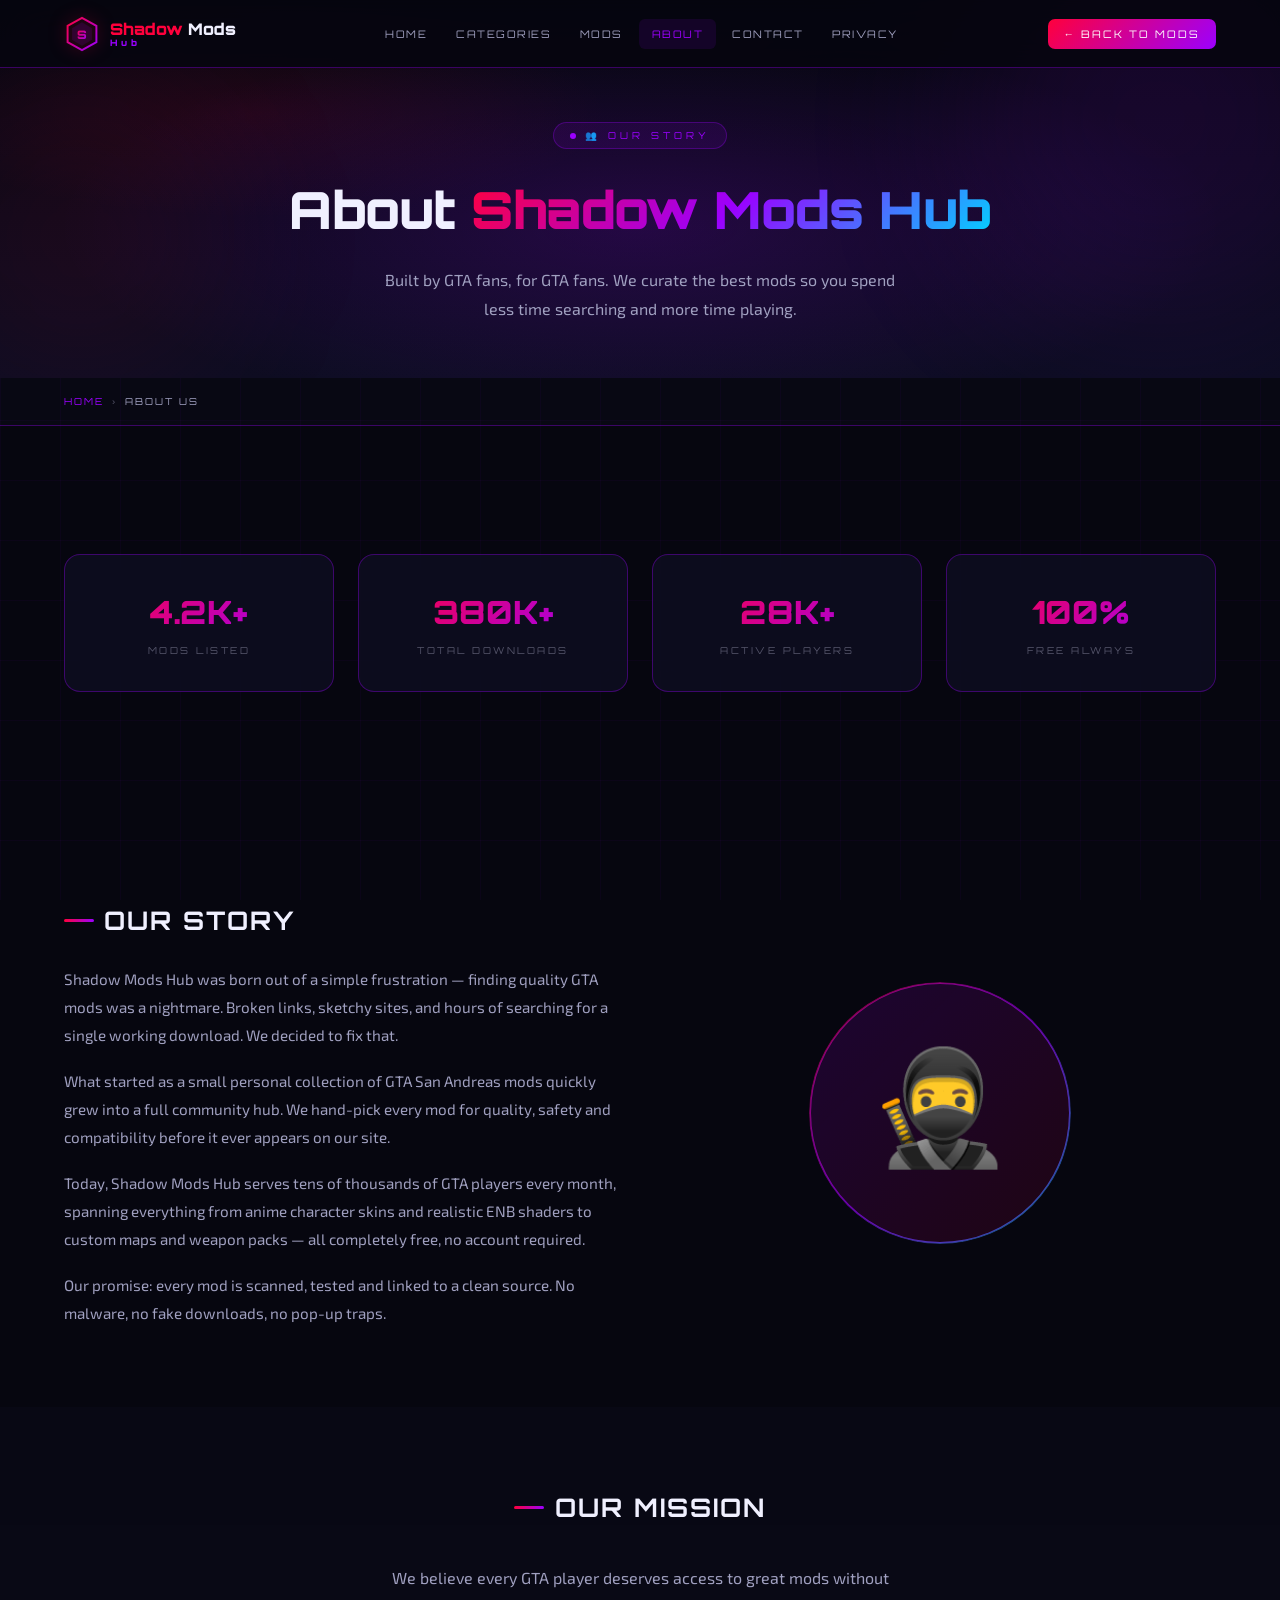
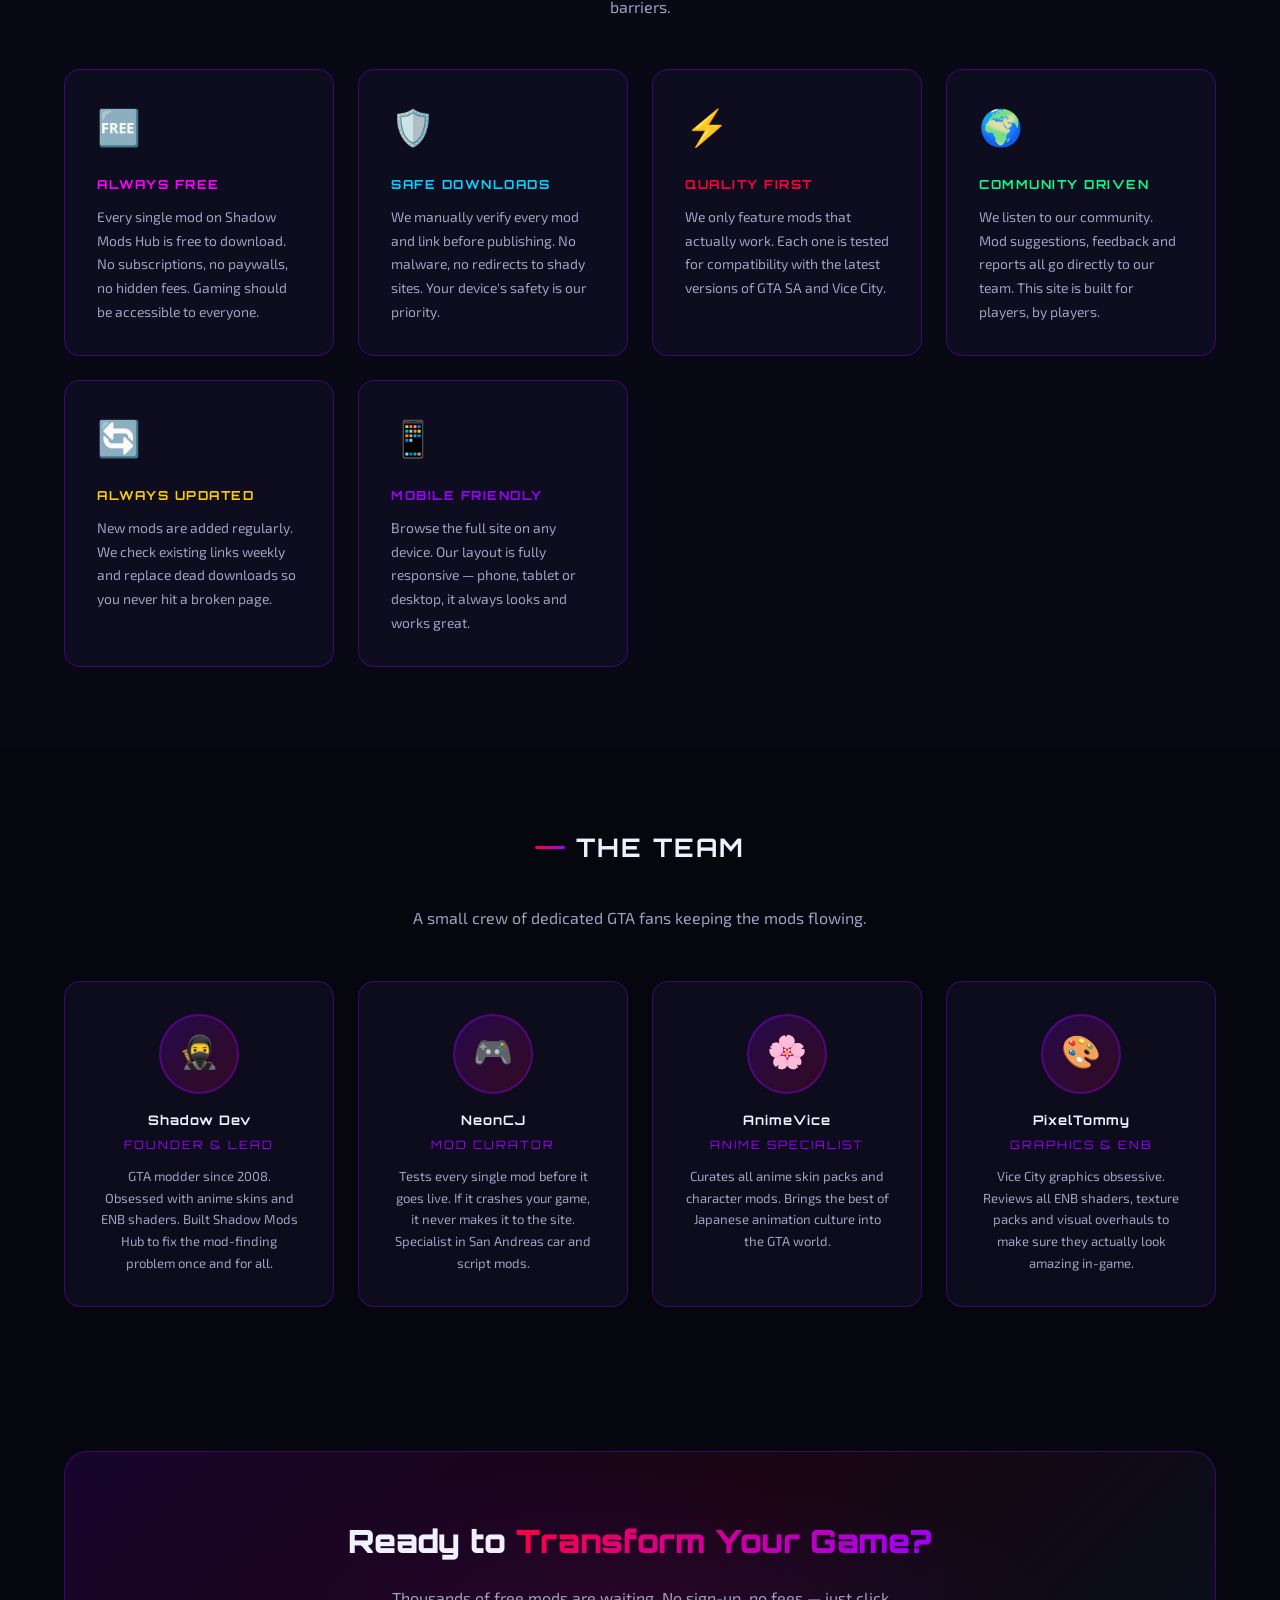
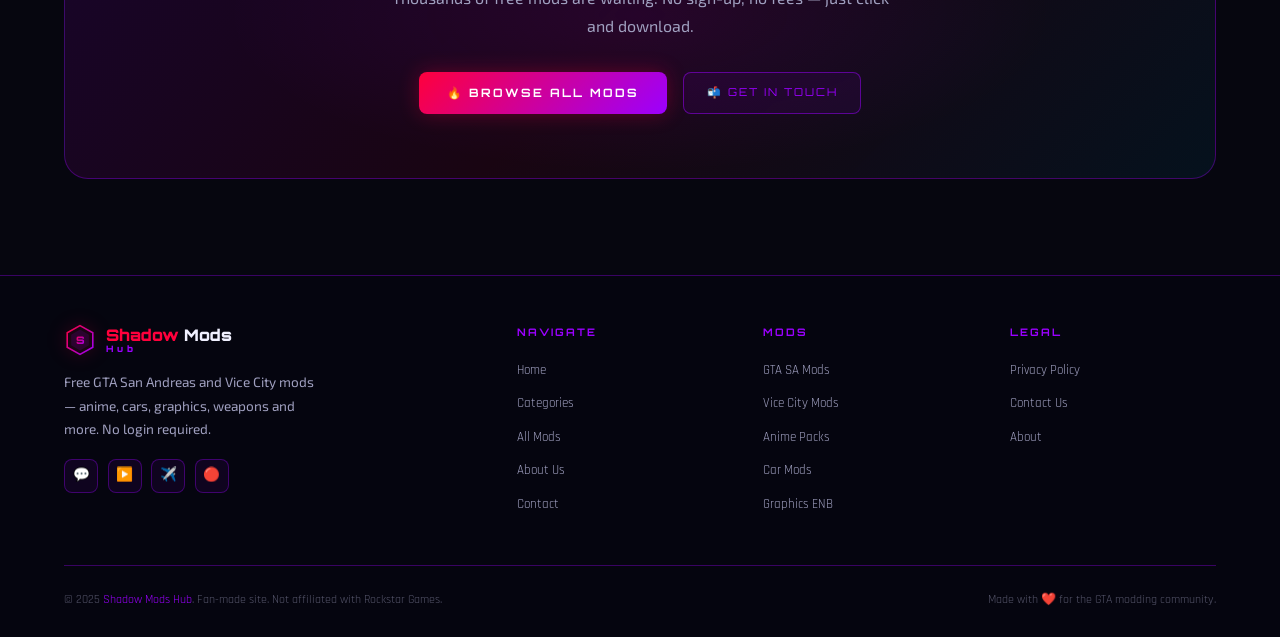
<file: about.html>
<!DOCTYPE html>
<html lang="en">
<head> 
  <script async src="https://pagead2.googlesyndication.com/pagead/js/adsbygoogle.js?client=ca-pub-5602895785154169"
     crossorigin="anonymous"></script>
  <meta charset="UTF-8"/>
  <meta name="viewport" content="width=device-width,initial-scale=1.0"/>
  <title>About Us – Shadow Mods Hub | GTA SA & Vice City Mods</title>
  <meta name="description" content="Learn about Shadow Mods Hub — the ultimate free GTA San Andreas and Vice City mod website built by fans, for fans. Our mission, team and story."/>
  <meta name="keywords" content="Shadow Mods Hub about, GTA mods website, GTA SA mods, Vice City mods, about us"/>
  <meta name="author" content="Shadow Mods Hub"/>
  <meta property="og:title" content="About Us – Shadow Mods Hub"/>
  <meta property="og:description" content="The story behind Shadow Mods Hub — your ultimate free GTA mod destination."/>
  <meta property="og:type" content="website"/>
  <meta name="twitter:card" content="summary_large_image"/>
  <link rel="canonical" href="https://shadowmodshub.com/about.html"/>
  <link rel="icon" type="image/svg+xml" href="data:image/svg+xml,%3Csvg xmlns='http://www.w3.org/2000/svg' viewBox='0 0 64 64'%3E%3Cdefs%3E%3ClinearGradient id='g' x1='0' y1='0' x2='1' y2='1'%3E%3Cstop offset='0' stop-color='%23ff003c'/%3E%3Cstop offset='1' stop-color='%237f00ff'/%3E%3C/linearGradient%3E%3C/defs%3E%3Crect width='64' height='64' rx='12' fill='%230a0a0f'/%3E%3Cpolygon points='32,8 52,22 52,42 32,56 12,42 12,22' fill='none' stroke='url(%23g)' stroke-width='3'/%3E%3Ctext x='32' y='38' text-anchor='middle' font-size='18' font-weight='900' fill='url(%23g)' font-family='Arial'%3ES%3C/text%3E%3C/svg%3E"/>
  <link rel="preconnect" href="https://fonts.googleapis.com"/>
  <link href="https://fonts.googleapis.com/css2?family=Orbitron:wght@400;600;700;900&family=Rajdhani:wght@300;400;500;600;700&family=Exo+2:ital,wght@0,300;0,400;0,600;1,400&display=swap" rel="stylesheet"/>
  <style>
    :root{
      --bg-deep:#06060f;--bg-dark:#0a0a18;--bg-glass:rgba(15,15,35,0.75);
      --neon-red:#ff003c;--neon-purple:#9b00ff;--neon-blue:#00d4ff;--neon-pink:#ff0080;
      --text-bright:#f0f0ff;--text-mid:#a0a0c0;--text-dim:#55556a;
      --border-glow:rgba(155,0,255,0.35);
      --fd:'Orbitron',sans-serif;--fb:'Rajdhani',sans-serif;--ft:'Exo 2',sans-serif;
      --tr:0.3s cubic-bezier(0.25,0.46,0.45,0.94);
    }
    *,*::before,*::after{box-sizing:border-box;margin:0;padding:0}
    html{scroll-behavior:smooth}
    body{background:var(--bg-deep);color:var(--text-bright);font-family:var(--fb);overflow-x:hidden;line-height:1.6}
    a{text-decoration:none;color:inherit}
    ul{list-style:none}
    button{cursor:pointer;border:none;background:none;font-family:inherit}
    ::-webkit-scrollbar{width:5px}
    ::-webkit-scrollbar-track{background:var(--bg-deep)}
    ::-webkit-scrollbar-thumb{background:var(--neon-purple);border-radius:3px}
    body::before{
      content:'';position:fixed;inset:0;z-index:0;pointer-events:none;
      background-image:linear-gradient(rgba(155,0,255,0.04)1px,transparent 1px),linear-gradient(90deg,rgba(155,0,255,0.04)1px,transparent 1px);
      background-size:60px 60px;
    }
    .container{max-width:1200px;margin:0 auto;padding:0 1.5rem;position:relative;z-index:1}

    /* NAV */
    #navbar{position:fixed;top:0;left:0;right:0;z-index:1000;height:68px;background:rgba(6,6,15,0.88);border-bottom:1px solid var(--border-glow);backdrop-filter:blur(24px);transition:var(--tr)}
    #navbar.scrolled{background:rgba(6,6,15,0.98);box-shadow:0 4px 30px rgba(155,0,255,0.12)}
    .nav-inner{height:68px;display:flex;align-items:center;justify-content:space-between;gap:1.5rem}
    .nav-logo{display:flex;align-items:center;gap:0.6rem;flex-shrink:0}
    .nav-logo svg{width:36px;height:36px;filter:drop-shadow(0 0 8px rgba(255,0,60,0.5))}
    .logo-text{font-family:var(--fd);font-weight:900;font-size:1rem;line-height:1}
    .logo-text .red{color:var(--neon-red)}
    .logo-text small{display:block;font-size:0.55rem;letter-spacing:4px;color:var(--neon-purple);margin-top:2px}
    .nav-links{display:flex;align-items:center;gap:0.2rem}
    .nav-links a{font-family:var(--fd);font-size:0.65rem;letter-spacing:1.5px;text-transform:uppercase;padding:0.4rem 0.8rem;border-radius:6px;color:var(--text-mid);transition:var(--tr)}
    .nav-links a:hover,.nav-links a.active{color:var(--text-bright);background:rgba(155,0,255,0.1)}
    .nav-links a.active{color:var(--neon-purple)}
    .nav-back{font-family:var(--fd);font-size:0.65rem;letter-spacing:2px;text-transform:uppercase;padding:0.42rem 1rem;border-radius:7px;background:linear-gradient(135deg,var(--neon-red),var(--neon-purple));color:#fff;transition:var(--tr);flex-shrink:0}
    .nav-back:hover{opacity:0.88;transform:translateY(-1px)}
    .hamburger{display:none;flex-direction:column;gap:5px;padding:6px}
    .hamburger span{display:block;width:22px;height:2px;background:var(--text-mid);border-radius:2px;transition:var(--tr)}
    .hamburger.open span:nth-child(1){transform:translateY(7px) rotate(45deg)}
    .hamburger.open span:nth-child(2){opacity:0}
    .hamburger.open span:nth-child(3){transform:translateY(-7px) rotate(-45deg)}
    .mobile-menu{display:none;position:fixed;top:68px;left:0;right:0;background:rgba(6,6,15,0.98);border-bottom:1px solid var(--border-glow);backdrop-filter:blur(20px);z-index:999;padding:1.25rem;flex-direction:column;gap:0.4rem}
    .mobile-menu.open{display:flex}
    .mobile-menu a{font-family:var(--fd);font-size:0.75rem;letter-spacing:2px;text-transform:uppercase;color:var(--text-mid);padding:0.7rem 1rem;border-radius:8px;transition:var(--tr)}
    .mobile-menu a:hover{color:var(--text-bright);background:rgba(155,0,255,0.1)}

    /* PAGE HERO */
    .page-hero{
      min-height:42vh;display:flex;align-items:center;justify-content:center;
      padding-top:68px;position:relative;overflow:hidden;text-align:center;
    }
    .page-hero-bg{
      position:absolute;inset:0;z-index:0;
      background:radial-gradient(ellipse 70% 80% at 50% 60%,rgba(155,0,255,0.18) 0%,transparent 65%),
                 radial-gradient(ellipse 50% 50% at 20% 30%,rgba(255,0,60,0.1) 0%,transparent 55%),
                 linear-gradient(180deg,var(--bg-deep) 0%,#0d0d22 100%);
    }
    .page-hero-orb{position:absolute;border-radius:50%;filter:blur(80px);animation:floatOrb 8s ease-in-out infinite}
    .orb-a{width:400px;height:400px;background:rgba(155,0,255,0.1);top:-80px;right:-80px}
    .orb-b{width:280px;height:280px;background:rgba(255,0,60,0.08);bottom:0;left:-60px;animation-delay:-3s}
    @keyframes floatOrb{0%,100%{transform:translateY(0)}50%{transform:translateY(-25px)}}
    .page-hero-content{position:relative;z-index:1;padding:3rem 0}
    .page-eyebrow{display:inline-flex;align-items:center;gap:0.6rem;font-family:var(--fd);font-size:0.6rem;letter-spacing:4px;text-transform:uppercase;color:var(--neon-purple);background:rgba(155,0,255,0.1);border:1px solid rgba(155,0,255,0.3);padding:0.3rem 1rem;border-radius:50px;margin-bottom:1.2rem}
    .page-eyebrow::before{content:'';width:6px;height:6px;background:var(--neon-purple);border-radius:50%;animation:blink 2s infinite}
    @keyframes blink{0%,100%{opacity:1}50%{opacity:0.2}}
    .page-title{font-family:var(--fd);font-weight:900;font-size:clamp(2rem,5vw,3.2rem);letter-spacing:-0.5px;margin-bottom:1rem}
    .page-title .hl{background:linear-gradient(135deg,var(--neon-red),var(--neon-purple),var(--neon-blue));-webkit-background-clip:text;-webkit-text-fill-color:transparent;background-clip:text}
    .page-subtitle{font-family:var(--ft);font-size:1rem;color:var(--text-mid);max-width:540px;margin:0 auto;line-height:1.8}

    /* BREADCRUMB */
    .breadcrumb{padding:1rem 0;display:flex;align-items:center;gap:0.5rem;font-family:var(--fd);font-size:0.6rem;letter-spacing:2px;text-transform:uppercase;color:var(--text-dim)}
    .breadcrumb a{color:var(--neon-purple);transition:var(--tr)}
    .breadcrumb a:hover{color:var(--text-bright)}
    .breadcrumb span{color:var(--text-dim)}

    /* SECTIONS */
    .content-section{padding:5rem 0}
    .content-section.alt{background:rgba(15,15,35,0.3)}

    /* GLASS CARD */
    .glass-card{background:var(--bg-glass);border:1px solid var(--border-glow);backdrop-filter:blur(16px);border-radius:20px;padding:2.5rem;transition:var(--tr)}
    .glass-card:hover{border-color:rgba(155,0,255,0.55);box-shadow:0 12px 40px rgba(0,0,0,0.3),0 0 20px rgba(155,0,255,0.12)}

    /* SECTION HEADING */
    .s-title{font-family:var(--fd);font-size:clamp(1.2rem,2.5vw,1.6rem);font-weight:700;letter-spacing:2px;text-transform:uppercase;display:inline-flex;align-items:center;gap:0.65rem;margin-bottom:1.5rem}
    .s-title .line{display:inline-block;width:30px;height:3px;background:linear-gradient(90deg,var(--neon-red),var(--neon-purple));border-radius:2px}

    /* STORY SECTION */
    .story-grid{display:grid;grid-template-columns:1fr 1fr;gap:3rem;align-items:center}
    .story-text p{font-family:var(--ft);font-size:0.95rem;color:var(--text-mid);line-height:1.85;margin-bottom:1.1rem}
    .story-text p:last-child{margin-bottom:0}
    .story-visual{display:flex;align-items:center;justify-content:center}
    .story-icon-box{
      width:260px;height:260px;border-radius:50%;
      background:linear-gradient(135deg,rgba(155,0,255,0.15),rgba(255,0,60,0.1));
      border:1px solid var(--border-glow);
      display:flex;align-items:center;justify-content:center;
      font-size:7rem;position:relative;
      animation:floatOrb 6s ease-in-out infinite;
    }
    .story-icon-box::before{
      content:'';position:absolute;inset:-2px;border-radius:50%;
      background:linear-gradient(135deg,var(--neon-red),var(--neon-purple),var(--neon-blue));
      -webkit-mask:linear-gradient(#fff 0 0) content-box,linear-gradient(#fff 0 0);
      -webkit-mask-composite:xor;mask-composite:exclude;
      padding:2px;opacity:0.5;
    }

    /* STATS BAR */
    .stats-bar{display:grid;grid-template-columns:repeat(4,1fr);gap:1.5rem;margin:4rem 0}
    .stat-box{background:var(--bg-glass);border:1px solid var(--border-glow);backdrop-filter:blur(12px);border-radius:16px;padding:2rem 1.5rem;text-align:center;transition:var(--tr)}
    .stat-box:hover{border-color:rgba(155,0,255,0.55);transform:translateY(-4px)}
    .stat-box .num{font-family:var(--fd);font-size:2rem;font-weight:900;background:linear-gradient(135deg,var(--neon-red),var(--neon-purple));-webkit-background-clip:text;-webkit-text-fill-color:transparent;background-clip:text}
    .stat-box .lbl{font-family:var(--fd);font-size:0.6rem;letter-spacing:2.5px;text-transform:uppercase;color:var(--text-dim);margin-top:0.3rem}

    /* MISSION CARDS */
    .mission-grid{display:grid;grid-template-columns:repeat(auto-fill,minmax(260px,1fr));gap:1.5rem}
    .mission-card{background:var(--bg-glass);border:1px solid var(--border-glow);backdrop-filter:blur(12px);border-radius:16px;padding:2rem;transition:var(--tr);position:relative;overflow:hidden}
    .mission-card::before{content:'';position:absolute;inset:0;background:linear-gradient(135deg,var(--mc1),var(--mc2));opacity:0;transition:var(--tr)}
    .mission-card:hover::before{opacity:0.07}
    .mission-card:hover{border-color:var(--mc1);transform:translateY(-5px);box-shadow:0 16px 40px rgba(0,0,0,0.3)}
    .mission-icon{font-size:2.2rem;margin-bottom:1rem;position:relative;z-index:1}
    .mission-title{font-family:var(--fd);font-size:0.78rem;font-weight:700;letter-spacing:1.5px;text-transform:uppercase;margin-bottom:0.65rem;color:var(--mc1);position:relative;z-index:1}
    .mission-desc{font-family:var(--ft);font-size:0.87rem;color:var(--text-mid);line-height:1.7;position:relative;z-index:1}

    /* TEAM */
    .team-grid{display:grid;grid-template-columns:repeat(auto-fill,minmax(220px,1fr));gap:1.5rem}
    .team-card{background:var(--bg-glass);border:1px solid var(--border-glow);backdrop-filter:blur(12px);border-radius:16px;padding:2rem;text-align:center;transition:var(--tr)}
    .team-card:hover{border-color:rgba(155,0,255,0.55);transform:translateY(-5px);box-shadow:0 16px 40px rgba(0,0,0,0.3)}
    .team-avatar{width:80px;height:80px;border-radius:50%;margin:0 auto 1rem;display:flex;align-items:center;justify-content:center;font-size:2rem;background:linear-gradient(135deg,rgba(155,0,255,0.2),rgba(255,0,60,0.15));border:2px solid var(--border-glow)}
    .team-name{font-family:var(--fd);font-size:0.82rem;font-weight:700;letter-spacing:1px;margin-bottom:0.3rem}
    .team-role{font-size:0.72rem;color:var(--neon-purple);letter-spacing:2px;text-transform:uppercase;font-family:var(--fd);margin-bottom:0.75rem}
    .team-bio{font-family:var(--ft);font-size:0.82rem;color:var(--text-mid);line-height:1.65}

    /* CTA */
    .cta-box{background:linear-gradient(135deg,rgba(155,0,255,0.12),rgba(255,0,60,0.08),rgba(0,212,255,0.06));border:1px solid var(--border-glow);border-radius:24px;padding:4rem 2.5rem;text-align:center;position:relative;overflow:hidden}
    .cta-box::before{content:'';position:absolute;inset:0;background:radial-gradient(ellipse 60% 80% at 50% 50%,rgba(155,0,255,0.1),transparent 60%);pointer-events:none}
    .cta-title{font-family:var(--fd);font-size:clamp(1.4rem,3vw,2rem);font-weight:900;margin-bottom:1rem;position:relative;z-index:1}
    .cta-title span{background:linear-gradient(135deg,var(--neon-red),var(--neon-purple));-webkit-background-clip:text;-webkit-text-fill-color:transparent;background-clip:text}
    .cta-desc{font-family:var(--ft);color:var(--text-mid);line-height:1.75;max-width:500px;margin:0 auto 2rem;position:relative;z-index:1}
    .cta-btns{display:flex;gap:1rem;justify-content:center;flex-wrap:wrap;position:relative;z-index:1}
    .btn-primary{display:inline-flex;align-items:center;gap:0.5rem;font-family:var(--fd);font-size:0.72rem;font-weight:700;letter-spacing:2px;text-transform:uppercase;padding:0.75rem 1.75rem;border-radius:8px;background:linear-gradient(135deg,var(--neon-red),var(--neon-purple));color:#fff;transition:var(--tr);box-shadow:0 0 20px rgba(255,0,60,0.3)}
    .btn-primary:hover{transform:translateY(-2px);box-shadow:0 0 35px rgba(255,0,60,0.5)}
    .btn-ghost{display:inline-flex;align-items:center;gap:0.5rem;font-family:var(--fd);font-size:0.68rem;letter-spacing:2px;text-transform:uppercase;padding:0.65rem 1.4rem;border-radius:8px;border:1px solid rgba(155,0,255,0.5);color:var(--neon-purple);background:rgba(155,0,255,0.07);transition:var(--tr)}
    .btn-ghost:hover{background:rgba(155,0,255,0.18);box-shadow:0 0 20px rgba(155,0,255,0.25);transform:translateY(-1px)}

    /* FOOTER */
    footer{background:rgba(6,6,15,0.95);border-top:1px solid var(--border-glow);padding:3rem 0 1.75rem;margin-top:1rem}
    .foot-grid{display:grid;grid-template-columns:2fr 1fr 1fr 1fr;gap:2.5rem;margin-bottom:2.5rem}
    .foot-desc{font-family:var(--ft);font-size:0.85rem;color:var(--text-mid);line-height:1.7;max-width:250px;margin-top:0.9rem}
    .foot-social{display:flex;gap:0.6rem;margin-top:1.2rem}
    .soc{width:34px;height:34px;border-radius:8px;background:rgba(155,0,255,0.07);border:1px solid var(--border-glow);display:flex;align-items:center;justify-content:center;color:var(--text-mid);font-size:0.85rem;transition:var(--tr)}
    .soc:hover{background:rgba(155,0,255,0.18);color:var(--neon-purple);border-color:var(--neon-purple);transform:translateY(-2px)}
    .foot-col h4{font-family:var(--fd);font-size:0.65rem;letter-spacing:2px;text-transform:uppercase;color:var(--neon-purple);margin-bottom:1rem}
    .foot-col ul li{margin-bottom:0.5rem}
    .foot-col ul a{font-size:0.83rem;color:var(--text-mid);transition:var(--tr)}
    .foot-col ul a:hover{color:var(--text-bright);padding-left:4px}
    .foot-bottom{border-top:1px solid var(--border-glow);padding-top:1.5rem;display:flex;align-items:center;justify-content:space-between;flex-wrap:wrap;gap:1rem}
    .foot-bottom p{font-size:0.76rem;color:var(--text-dim)}
    .foot-bottom a{color:var(--neon-purple)}

    /* SCROLL TOP */
    #scrollTop{position:fixed;bottom:1.75rem;right:1.75rem;z-index:900;width:44px;height:44px;border-radius:12px;background:linear-gradient(135deg,var(--neon-red),var(--neon-purple));display:flex;align-items:center;justify-content:center;color:#fff;font-size:1.1rem;cursor:pointer;opacity:0;transform:translateY(20px);pointer-events:none;transition:var(--tr);box-shadow:0 4px 20px rgba(155,0,255,0.3)}
    #scrollTop.show{opacity:1;transform:translateY(0);pointer-events:all}
    #scrollTop:hover{transform:translateY(-2px);box-shadow:0 6px 28px rgba(155,0,255,0.5)}

    /* REVEAL */
    .reveal{opacity:0;transform:translateY(22px);transition:opacity 0.55s ease,transform 0.55s ease}
    .reveal.in-view{opacity:1;transform:none}
    .r1{transition-delay:0.1s}.r2{transition-delay:0.2s}.r3{transition-delay:0.3s}.r4{transition-delay:0.4s}

    /* RESPONSIVE */
    @media(max-width:1024px){.story-grid{grid-template-columns:1fr}.story-visual{display:none}.stats-bar{grid-template-columns:repeat(2,1fr)}.foot-grid{grid-template-columns:1fr 1fr}}
    @media(max-width:768px){.nav-links{display:none}.hamburger{display:flex}.foot-grid{grid-template-columns:1fr 1fr}}
    @media(max-width:480px){.stats-bar{grid-template-columns:1fr 1fr}.foot-grid{grid-template-columns:1fr}.cta-btns{flex-direction:column;align-items:center}}
  </style>
</head>
<body>

<!-- NAVBAR -->
<nav id="navbar">
  <div class="container">
    <div class="nav-inner">
      <a href="index.html" class="nav-logo">
        <svg viewBox="0 0 40 40" xmlns="http://www.w3.org/2000/svg">
          <defs><linearGradient id="lg" x1="0" y1="0" x2="1" y2="1"><stop offset="0%" stop-color="#ff003c"/><stop offset="100%" stop-color="#9b00ff"/></linearGradient></defs>
          <polygon points="20,2 36,11 36,29 20,38 4,29 4,11" fill="none" stroke="url(#lg)" stroke-width="2.2"/>
          <polygon points="20,7 31,13.5 31,26.5 20,33 9,26.5 9,13.5" fill="rgba(155,0,255,0.12)"/>
          <text x="20" y="25" text-anchor="middle" font-family="Orbitron,sans-serif" font-size="13" font-weight="900" fill="url(#lg)">S</text>
        </svg>
        <div class="logo-text"><span><span class="red">Shadow</span> Mods</span><small>Hub</small></div>
      </a>
      <nav class="nav-links">
        <a href="index.html">Home</a>
        <a href="index.html#categories">Categories</a>
        <a href="index.html#mods-section">Mods</a>
        <a href="about.html" class="active">About</a>
        <a href="contact.html">Contact</a>
        <a href="privacy.html">Privacy</a>
      </nav>
      <div style="display:flex;align-items:center;gap:0.75rem">
        <a href="index.html" class="nav-back">← Back to Mods</a>
        <button class="hamburger" id="hamburger"><span></span><span></span><span></span></button>
      </div>
    </div>
  </div>
</nav>
<div class="mobile-menu" id="mobileMenu">
  <a href="index.html">🏠 Home</a>
  <a href="index.html#categories">🗂️ Categories</a>
  <a href="index.html#mods-section">🎮 All Mods</a>
  <a href="about.html">👥 About Us</a>
  <a href="contact.html">📬 Contact</a>
  <a href="privacy.html">🔒 Privacy Policy</a>
</div>

<!-- PAGE HERO -->
<section class="page-hero">
  <div class="page-hero-bg"></div>
  <div class="page-hero-orb orb-a"></div>
  <div class="page-hero-orb orb-b"></div>
  <div class="container">
    <div class="page-hero-content">
      <div class="page-eyebrow">👥 Our Story</div>
      <h1 class="page-title">About <span class="hl">Shadow Mods Hub</span></h1>
      <p class="page-subtitle">Built by GTA fans, for GTA fans. We curate the best mods so you spend less time searching and more time playing.</p>
    </div>
  </div>
</section>

<!-- BREADCRUMB -->
<div style="background:rgba(10,10,24,0.5);border-bottom:1px solid var(--border-glow)">
  <div class="container">
    <div class="breadcrumb">
      <a href="index.html">Home</a>
      <span>›</span>
      <span style="color:var(--text-mid)">About Us</span>
    </div>
  </div>
</div>

<!-- STATS -->
<section style="padding:4rem 0">
  <div class="container">
    <div class="stats-bar">
      <div class="stat-box reveal"><div class="num">4.2K+</div><div class="lbl">Mods Listed</div></div>
      <div class="stat-box reveal r1"><div class="num">380K+</div><div class="lbl">Total Downloads</div></div>
      <div class="stat-box reveal r2"><div class="num">28K+</div><div class="lbl">Active Players</div></div>
      <div class="stat-box reveal r3"><div class="num">100%</div><div class="lbl">Free Always</div></div>
    </div>
  </div>
</section>

<!-- OUR STORY -->
<section class="content-section">
  <div class="container">
    <div class="story-grid">
      <div class="story-text reveal">
        <h2 class="s-title"><span class="line"></span> Our Story</h2>
        <p>Shadow Mods Hub was born out of a simple frustration — finding quality GTA mods was a nightmare. Broken links, sketchy sites, and hours of searching for a single working download. We decided to fix that.</p>
        <p>What started as a small personal collection of GTA San Andreas mods quickly grew into a full community hub. We hand-pick every mod for quality, safety and compatibility before it ever appears on our site.</p>
        <p>Today, Shadow Mods Hub serves tens of thousands of GTA players every month, spanning everything from anime character skins and realistic ENB shaders to custom maps and weapon packs — all completely free, no account required.</p>
        <p>Our promise: every mod is scanned, tested and linked to a clean source. No malware, no fake downloads, no pop-up traps.</p>
      </div>
      <div class="story-visual reveal r2">
        <div class="story-icon-box">🥷</div>
      </div>
    </div>
  </div>
</section>

<!-- MISSION -->
<section class="content-section alt">
  <div class="container">
    <div style="text-align:center;margin-bottom:3rem" class="reveal">
      <h2 class="s-title" style="justify-content:center"><span class="line"></span> Our Mission</h2>
      <p style="font-family:var(--ft);color:var(--text-mid);max-width:560px;margin:0.75rem auto 0;line-height:1.8">We believe every GTA player deserves access to great mods without barriers.</p>
    </div>
    <div class="mission-grid">
      <div class="mission-card reveal" style="--mc1:#ff00ff;--mc2:#9b00ff">
        <div class="mission-icon">🆓</div>
        <div class="mission-title">Always Free</div>
        <div class="mission-desc">Every single mod on Shadow Mods Hub is free to download. No subscriptions, no paywalls, no hidden fees. Gaming should be accessible to everyone.</div>
      </div>
      <div class="mission-card reveal r1" style="--mc1:#00d4ff;--mc2:#0080ff">
        <div class="mission-icon">🛡️</div>
        <div class="mission-title">Safe Downloads</div>
        <div class="mission-desc">We manually verify every mod and link before publishing. No malware, no redirects to shady sites. Your device's safety is our priority.</div>
      </div>
      <div class="mission-card reveal r2" style="--mc1:#ff003c;--mc2:#ff6600">
        <div class="mission-icon">⚡</div>
        <div class="mission-title">Quality First</div>
        <div class="mission-desc">We only feature mods that actually work. Each one is tested for compatibility with the latest versions of GTA SA and Vice City.</div>
      </div>
      <div class="mission-card reveal r3" style="--mc1:#00ff88;--mc2:#00d4ff">
        <div class="mission-icon">🌍</div>
        <div class="mission-title">Community Driven</div>
        <div class="mission-desc">We listen to our community. Mod suggestions, feedback and reports all go directly to our team. This site is built for players, by players.</div>
      </div>
      <div class="mission-card reveal r1" style="--mc1:#ffcc00;--mc2:#ff8800">
        <div class="mission-icon">🔄</div>
        <div class="mission-title">Always Updated</div>
        <div class="mission-desc">New mods are added regularly. We check existing links weekly and replace dead downloads so you never hit a broken page.</div>
      </div>
      <div class="mission-card reveal r2" style="--mc1:#9b00ff;--mc2:#ff00ff">
        <div class="mission-icon">📱</div>
        <div class="mission-title">Mobile Friendly</div>
        <div class="mission-desc">Browse the full site on any device. Our layout is fully responsive — phone, tablet or desktop, it always looks and works great.</div>
      </div>
    </div>
  </div>
</section>

<!-- TEAM -->
<section class="content-section">
  <div class="container">
    <div style="text-align:center;margin-bottom:3rem" class="reveal">
      <h2 class="s-title" style="justify-content:center"><span class="line"></span> The Team</h2>
      <p style="font-family:var(--ft);color:var(--text-mid);max-width:500px;margin:0.75rem auto 0;line-height:1.8">A small crew of dedicated GTA fans keeping the mods flowing.</p>
    </div>
    <div class="team-grid">
      <div class="team-card reveal">
        <div class="team-avatar">🥷</div>
        <div class="team-name">Shadow Dev</div>
        <div class="team-role">Founder & Lead</div>
        <div class="team-bio">GTA modder since 2008. Obsessed with anime skins and ENB shaders. Built Shadow Mods Hub to fix the mod-finding problem once and for all.</div>
      </div>
      <div class="team-card reveal r1">
        <div class="team-avatar">🎮</div>
        <div class="team-name">NeonCJ</div>
        <div class="team-role">Mod Curator</div>
        <div class="team-bio">Tests every single mod before it goes live. If it crashes your game, it never makes it to the site. Specialist in San Andreas car and script mods.</div>
      </div>
      <div class="team-card reveal r2">
        <div class="team-avatar">🌸</div>
        <div class="team-name">AnimeVice</div>
        <div class="team-role">Anime Specialist</div>
        <div class="team-bio">Curates all anime skin packs and character mods. Brings the best of Japanese animation culture into the GTA world.</div>
      </div>
      <div class="team-card reveal r3">
        <div class="team-avatar">🎨</div>
        <div class="team-name">PixelTommy</div>
        <div class="team-role">Graphics & ENB</div>
        <div class="team-bio">Vice City graphics obsessive. Reviews all ENB shaders, texture packs and visual overhauls to make sure they actually look amazing in-game.</div>
      </div>
    </div>
  </div>
</section>

<!-- CTA -->
<section style="padding:4rem 0 5rem">
  <div class="container">
    <div class="cta-box reveal">
      <h2 class="cta-title">Ready to <span>Transform Your Game?</span></h2>
      <p class="cta-desc">Thousands of free mods are waiting. No sign-up, no fees — just click and download.</p>
      <div class="cta-btns">
        <a href="index.html#mods-section" class="btn-primary">🔥 Browse All Mods</a>
        <a href="contact.html" class="btn-ghost">📬 Get In Touch</a>
      </div>
    </div>
  </div>
</section>

<!-- FOOTER -->
<footer>
  <div class="container">
    <div class="foot-grid">
      <div>
        <a href="index.html" class="nav-logo">
          <svg viewBox="0 0 40 40" xmlns="http://www.w3.org/2000/svg" style="width:32px;height:32px">
            <defs><linearGradient id="flg" x1="0" y1="0" x2="1" y2="1"><stop offset="0%" stop-color="#ff003c"/><stop offset="100%" stop-color="#9b00ff"/></linearGradient></defs>
            <polygon points="20,2 36,11 36,29 20,38 4,29 4,11" fill="none" stroke="url(#flg)" stroke-width="2"/>
            <polygon points="20,7 31,13.5 31,26.5 20,33 9,26.5 9,13.5" fill="rgba(155,0,255,0.12)"/>
            <text x="20" y="25" text-anchor="middle" font-family="Orbitron,sans-serif" font-size="13" font-weight="900" fill="url(#flg)">S</text>
          </svg>
          <div class="logo-text"><span><span class="red">Shadow</span> Mods</span><small>Hub</small></div>
        </a>
        <p class="foot-desc">Free GTA San Andreas and Vice City mods — anime, cars, graphics, weapons and more. No login required.</p>
        <div class="foot-social">
          <a href="#" class="soc">💬</a><a href="#" class="soc">▶️</a><a href="#" class="soc">✈️</a><a href="#" class="soc">🔴</a>
        </div>
      </div>
      <div class="foot-col">
        <h4>Navigate</h4>
        <ul>
          <li><a href="index.html">Home</a></li>
          <li><a href="index.html#categories">Categories</a></li>
          <li><a href="index.html#mods-section">All Mods</a></li>
          <li><a href="about.html">About Us</a></li>
          <li><a href="contact.html">Contact</a></li>
        </ul>
      </div>
      <div class="foot-col">
        <h4>Mods</h4>
        <ul>
          <li><a href="index.html">GTA SA Mods</a></li>
          <li><a href="index.html">Vice City Mods</a></li>
          <li><a href="index.html">Anime Packs</a></li>
          <li><a href="index.html">Car Mods</a></li>
          <li><a href="index.html">Graphics ENB</a></li>
        </ul>
      </div>
      <div class="foot-col">
        <h4>Legal</h4>
        <ul>
          <li><a href="privacy.html">Privacy Policy</a></li>
          <li><a href="contact.html">Contact Us</a></li>
          <li><a href="about.html">About</a></li>
        </ul>
      </div>
    </div>
    <div class="foot-bottom">
      <p>© 2025 <a href="index.html">Shadow Mods Hub</a>. Fan-made site. Not affiliated with Rockstar Games.</p>
      <p>Made with ❤️ for the GTA modding community.</p>
    </div>
  </div>
</footer>

<button id="scrollTop" onclick="window.scrollTo({top:0,behavior:'smooth'})">↑</button>

<script>
  const nb=document.getElementById('navbar');
  const st=document.getElementById('scrollTop');
  window.addEventListener('scroll',()=>{nb.classList.toggle('scrolled',scrollY>50);st.classList.toggle('show',scrollY>400)});
  const ham=document.getElementById('hamburger'),mob=document.getElementById('mobileMenu');
  ham.addEventListener('click',()=>{ham.classList.toggle('open');mob.classList.toggle('open')});
  mob.querySelectorAll('a').forEach(a=>a.addEventListener('click',()=>{ham.classList.remove('open');mob.classList.remove('open')}));
  const io=new IntersectionObserver(es=>{es.forEach(e=>{if(e.isIntersecting){e.target.classList.add('in-view');io.unobserve(e.target)}})},{threshold:0.1});
  document.querySelectorAll('.reveal').forEach(el=>io.observe(el));
</script>
</body>
</html>
</file>
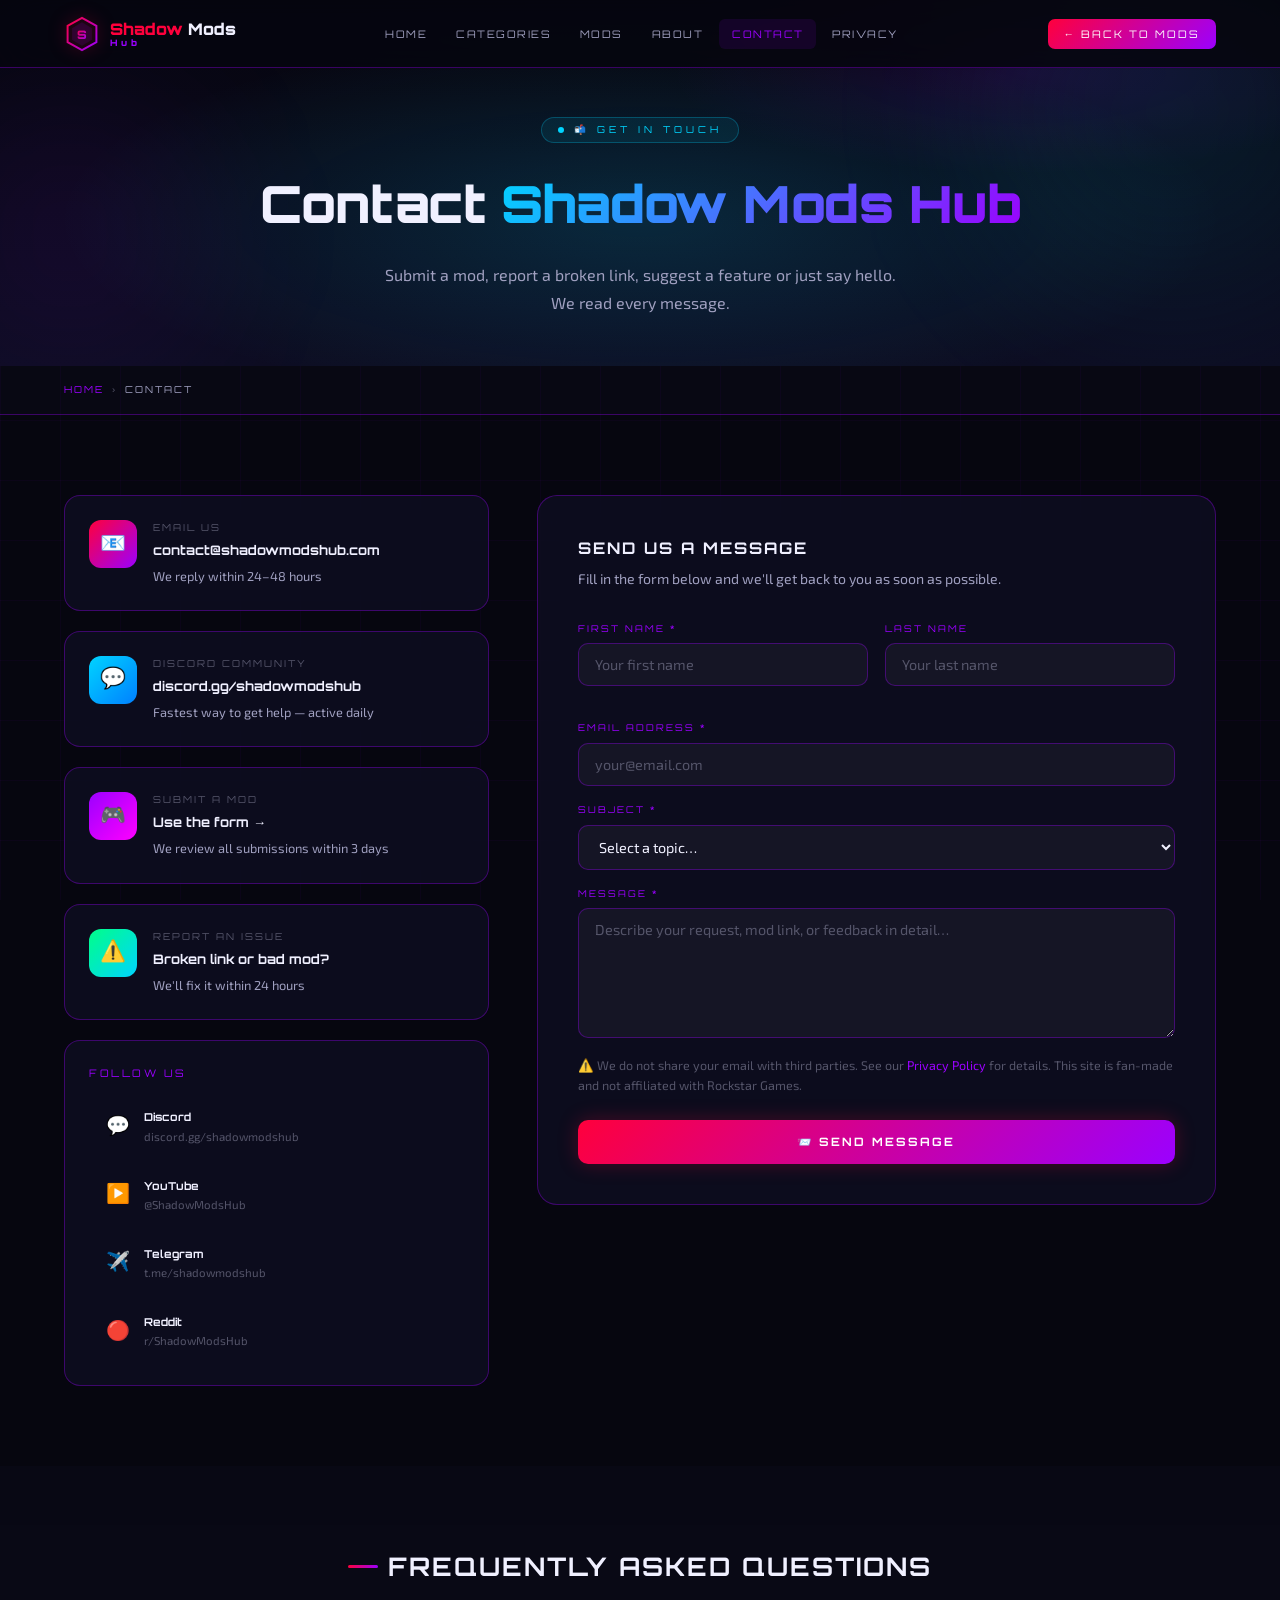
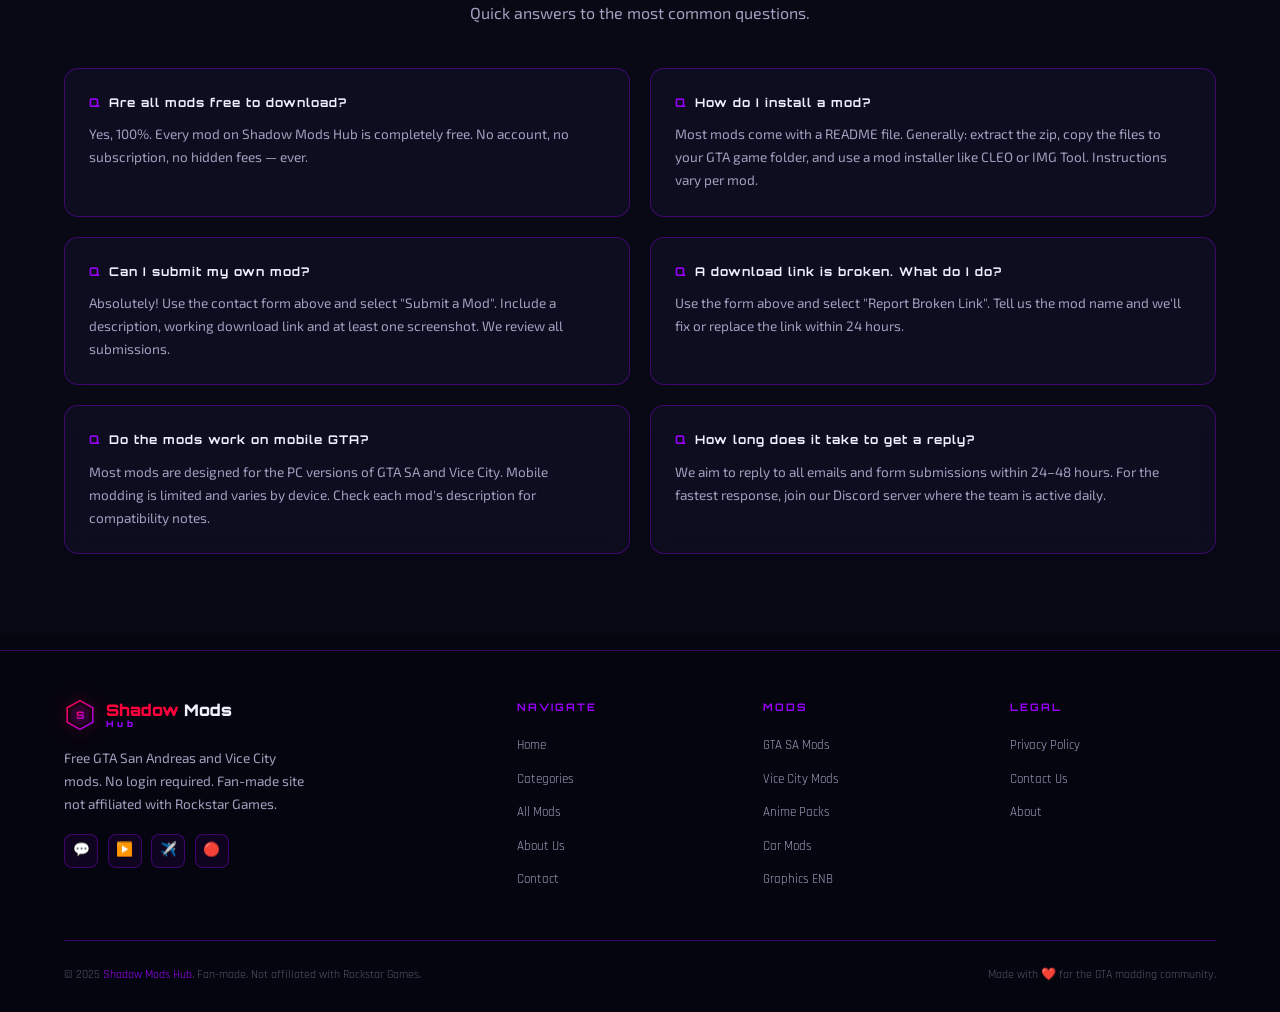
<file: contact.html>
<!DOCTYPE html>
<html lang="en">
<head>
  <script async src="https://pagead2.googlesyndication.com/pagead/js/adsbygoogle.js?client=ca-pub-5602895785154169"
     crossorigin="anonymous"></script>
  <meta charset="UTF-8"/> 
  <meta name="viewport" content="width=device-width,initial-scale=1.0"/>
  <title>Contact Us – Shadow Mods Hub | GTA SA & Vice City Mods</title>
  <meta name="description" content="Contact Shadow Mods Hub — submit a mod, report a broken link, ask a question or give feedback about our GTA San Andreas and Vice City mod website."/>
  <meta name="keywords" content="Shadow Mods Hub contact, GTA mods contact, submit mod, report mod, GTA SA mods"/>
  <meta name="author" content="Shadow Mods Hub"/>
  <meta property="og:title" content="Contact Us – Shadow Mods Hub"/>
  <meta property="og:description" content="Get in touch with the Shadow Mods Hub team. Submit mods, report issues or send feedback."/>
  <meta property="og:type" content="website"/>
  <meta name="twitter:card" content="summary_large_image"/>
  <link rel="canonical" href="https://shadowmodshub.com/contact.html"/>
  <link rel="icon" type="image/svg+xml" href="data:image/svg+xml,%3Csvg xmlns='http://www.w3.org/2000/svg' viewBox='0 0 64 64'%3E%3Cdefs%3E%3ClinearGradient id='g' x1='0' y1='0' x2='1' y2='1'%3E%3Cstop offset='0' stop-color='%23ff003c'/%3E%3Cstop offset='1' stop-color='%237f00ff'/%3E%3C/linearGradient%3E%3C/defs%3E%3Crect width='64' height='64' rx='12' fill='%230a0a0f'/%3E%3Cpolygon points='32,8 52,22 52,42 32,56 12,42 12,22' fill='none' stroke='url(%23g)' stroke-width='3'/%3E%3Ctext x='32' y='38' text-anchor='middle' font-size='18' font-weight='900' fill='url(%23g)' font-family='Arial'%3ES%3C/text%3E%3C/svg%3E"/>
  <link rel="preconnect" href="https://fonts.googleapis.com"/>
  <link href="https://fonts.googleapis.com/css2?family=Orbitron:wght@400;600;700;900&family=Rajdhani:wght@300;400;500;600;700&family=Exo+2:ital,wght@0,300;0,400;0,600;1,400&display=swap" rel="stylesheet"/>
  <style>
    :root{
      --bg-deep:#06060f;--bg-dark:#0a0a18;--bg-glass:rgba(15,15,35,0.75);
      --neon-red:#ff003c;--neon-purple:#9b00ff;--neon-blue:#00d4ff;--neon-pink:#ff0080;
      --text-bright:#f0f0ff;--text-mid:#a0a0c0;--text-dim:#55556a;
      --border-glow:rgba(155,0,255,0.35);
      --fd:'Orbitron',sans-serif;--fb:'Rajdhani',sans-serif;--ft:'Exo 2',sans-serif;
      --tr:0.3s cubic-bezier(0.25,0.46,0.45,0.94);
    }
    *,*::before,*::after{box-sizing:border-box;margin:0;padding:0}
    html{scroll-behavior:smooth}
    body{background:var(--bg-deep);color:var(--text-bright);font-family:var(--fb);overflow-x:hidden;line-height:1.6}
    a{text-decoration:none;color:inherit}
    ul{list-style:none}
    button{cursor:pointer;border:none;background:none;font-family:inherit}
    ::-webkit-scrollbar{width:5px}
    ::-webkit-scrollbar-track{background:var(--bg-deep)}
    ::-webkit-scrollbar-thumb{background:var(--neon-purple);border-radius:3px}
    body::before{content:'';position:fixed;inset:0;z-index:0;pointer-events:none;background-image:linear-gradient(rgba(155,0,255,0.04)1px,transparent 1px),linear-gradient(90deg,rgba(155,0,255,0.04)1px,transparent 1px);background-size:60px 60px}
    .container{max-width:1200px;margin:0 auto;padding:0 1.5rem;position:relative;z-index:1}

    /* NAV */
    #navbar{position:fixed;top:0;left:0;right:0;z-index:1000;height:68px;background:rgba(6,6,15,0.88);border-bottom:1px solid var(--border-glow);backdrop-filter:blur(24px);transition:var(--tr)}
    #navbar.scrolled{background:rgba(6,6,15,0.98);box-shadow:0 4px 30px rgba(155,0,255,0.12)}
    .nav-inner{height:68px;display:flex;align-items:center;justify-content:space-between;gap:1.5rem}
    .nav-logo{display:flex;align-items:center;gap:0.6rem;flex-shrink:0}
    .nav-logo svg{width:36px;height:36px;filter:drop-shadow(0 0 8px rgba(255,0,60,0.5))}
    .logo-text{font-family:var(--fd);font-weight:900;font-size:1rem;line-height:1}
    .logo-text .red{color:var(--neon-red)}
    .logo-text small{display:block;font-size:0.55rem;letter-spacing:4px;color:var(--neon-purple);margin-top:2px}
    .nav-links{display:flex;align-items:center;gap:0.2rem}
    .nav-links a{font-family:var(--fd);font-size:0.65rem;letter-spacing:1.5px;text-transform:uppercase;padding:0.4rem 0.8rem;border-radius:6px;color:var(--text-mid);transition:var(--tr)}
    .nav-links a:hover,.nav-links a.active{color:var(--text-bright);background:rgba(155,0,255,0.1)}
    .nav-links a.active{color:var(--neon-purple)}
    .nav-back{font-family:var(--fd);font-size:0.65rem;letter-spacing:2px;text-transform:uppercase;padding:0.42rem 1rem;border-radius:7px;background:linear-gradient(135deg,var(--neon-red),var(--neon-purple));color:#fff;transition:var(--tr);flex-shrink:0}
    .nav-back:hover{opacity:0.88;transform:translateY(-1px)}
    .hamburger{display:none;flex-direction:column;gap:5px;padding:6px}
    .hamburger span{display:block;width:22px;height:2px;background:var(--text-mid);border-radius:2px;transition:var(--tr)}
    .hamburger.open span:nth-child(1){transform:translateY(7px) rotate(45deg)}
    .hamburger.open span:nth-child(2){opacity:0}
    .hamburger.open span:nth-child(3){transform:translateY(-7px) rotate(-45deg)}
    .mobile-menu{display:none;position:fixed;top:68px;left:0;right:0;background:rgba(6,6,15,0.98);border-bottom:1px solid var(--border-glow);backdrop-filter:blur(20px);z-index:999;padding:1.25rem;flex-direction:column;gap:0.4rem}
    .mobile-menu.open{display:flex}
    .mobile-menu a{font-family:var(--fd);font-size:0.75rem;letter-spacing:2px;text-transform:uppercase;color:var(--text-mid);padding:0.7rem 1rem;border-radius:8px;transition:var(--tr)}
    .mobile-menu a:hover{color:var(--text-bright);background:rgba(155,0,255,0.1)}

    /* PAGE HERO */
    .page-hero{min-height:38vh;display:flex;align-items:center;justify-content:center;padding-top:68px;position:relative;overflow:hidden;text-align:center}
    .page-hero-bg{position:absolute;inset:0;z-index:0;background:radial-gradient(ellipse 70% 80% at 50% 60%,rgba(0,212,255,0.15) 0%,transparent 65%),radial-gradient(ellipse 50% 50% at 80% 20%,rgba(155,0,255,0.12) 0%,transparent 55%),linear-gradient(180deg,var(--bg-deep) 0%,#0d0d22 100%)}
    .page-hero-orb{position:absolute;border-radius:50%;filter:blur(80px);animation:floatOrb 8s ease-in-out infinite}
    .orb-a{width:380px;height:380px;background:rgba(0,212,255,0.08);top:-80px;right:-80px}
    .orb-b{width:260px;height:260px;background:rgba(155,0,255,0.08);bottom:0;left:-60px;animation-delay:-3s}
    @keyframes floatOrb{0%,100%{transform:translateY(0)}50%{transform:translateY(-25px)}}
    .page-hero-content{position:relative;z-index:1;padding:3rem 0}
    .page-eyebrow{display:inline-flex;align-items:center;gap:0.6rem;font-family:var(--fd);font-size:0.6rem;letter-spacing:4px;text-transform:uppercase;color:var(--neon-blue);background:rgba(0,212,255,0.08);border:1px solid rgba(0,212,255,0.25);padding:0.3rem 1rem;border-radius:50px;margin-bottom:1.2rem}
    .page-eyebrow::before{content:'';width:6px;height:6px;background:var(--neon-blue);border-radius:50%;animation:blink 2s infinite}
    @keyframes blink{0%,100%{opacity:1}50%{opacity:0.2}}
    .page-title{font-family:var(--fd);font-weight:900;font-size:clamp(2rem,5vw,3.2rem);letter-spacing:-0.5px;margin-bottom:1rem}
    .page-title .hl{background:linear-gradient(135deg,var(--neon-blue),var(--neon-purple));-webkit-background-clip:text;-webkit-text-fill-color:transparent;background-clip:text}
    .page-subtitle{font-family:var(--ft);font-size:1rem;color:var(--text-mid);max-width:520px;margin:0 auto;line-height:1.8}

    /* BREADCRUMB */
    .breadcrumb{padding:1rem 0;display:flex;align-items:center;gap:0.5rem;font-family:var(--fd);font-size:0.6rem;letter-spacing:2px;text-transform:uppercase;color:var(--text-dim)}
    .breadcrumb a{color:var(--neon-purple);transition:var(--tr)}
    .breadcrumb a:hover{color:var(--text-bright)}

    /* CONTACT LAYOUT */
    .contact-grid{display:grid;grid-template-columns:1fr 1.6fr;gap:3rem;padding:5rem 0;align-items:start}

    /* INFO CARDS */
    .info-cards{display:flex;flex-direction:column;gap:1.25rem}
    .info-card{background:var(--bg-glass);border:1px solid var(--border-glow);backdrop-filter:blur(12px);border-radius:16px;padding:1.5rem;display:flex;align-items:flex-start;gap:1rem;transition:var(--tr)}
    .info-card:hover{border-color:rgba(155,0,255,0.55);transform:translateX(4px)}
    .info-ico{width:48px;height:48px;border-radius:12px;background:linear-gradient(135deg,var(--ic1),var(--ic2));display:flex;align-items:center;justify-content:center;font-size:1.3rem;flex-shrink:0}
    .info-label{font-family:var(--fd);font-size:0.6rem;letter-spacing:2px;text-transform:uppercase;color:var(--text-dim);margin-bottom:0.3rem}
    .info-value{font-family:var(--fd);font-size:0.82rem;font-weight:700;color:var(--text-bright);margin-bottom:0.3rem}
    .info-sub{font-family:var(--ft);font-size:0.8rem;color:var(--text-mid)}

    /* SOCIAL LINKS */
    .social-section{background:var(--bg-glass);border:1px solid var(--border-glow);backdrop-filter:blur(12px);border-radius:16px;padding:1.5rem;margin-top:0}
    .social-title{font-family:var(--fd);font-size:0.65rem;letter-spacing:2.5px;text-transform:uppercase;color:var(--neon-purple);margin-bottom:1rem}
    .social-links{display:flex;flex-direction:column;gap:0.6rem}
    .social-link{display:flex;align-items:center;gap:0.75rem;padding:0.65rem 0.9rem;border-radius:10px;border:1px solid transparent;transition:var(--tr)}
    .social-link:hover{background:rgba(155,0,255,0.1);border-color:var(--border-glow)}
    .social-link span:first-child{font-size:1.2rem;width:28px;text-align:center}
    .social-link .sl-name{font-family:var(--fd);font-size:0.68rem;font-weight:700;color:var(--text-bright)}
    .social-link .sl-handle{font-size:0.72rem;color:var(--text-dim);font-family:var(--ft)}

    /* FORM */
    .contact-form-wrap{background:var(--bg-glass);border:1px solid var(--border-glow);backdrop-filter:blur(16px);border-radius:20px;padding:2.5rem}
    .form-title{font-family:var(--fd);font-size:1rem;font-weight:700;letter-spacing:2px;text-transform:uppercase;margin-bottom:0.4rem}
    .form-subtitle{font-family:var(--ft);font-size:0.88rem;color:var(--text-mid);margin-bottom:2rem;line-height:1.6}
    .form-row{display:grid;grid-template-columns:1fr 1fr;gap:1.1rem;margin-bottom:1.1rem}
    .form-group{display:flex;flex-direction:column;gap:0.4rem;margin-bottom:1.1rem}
    .form-group label{font-family:var(--fd);font-size:0.58rem;letter-spacing:2px;text-transform:uppercase;color:var(--neon-purple)}
    .form-group input,.form-group select,.form-group textarea{
      background:rgba(255,255,255,0.04);border:1px solid var(--border-glow);
      border-radius:10px;padding:0.75rem 1rem;
      color:var(--text-bright);font-family:var(--ft);font-size:0.9rem;
      outline:none;transition:var(--tr);width:100%;
    }
    .form-group input::placeholder,.form-group textarea::placeholder{color:var(--text-dim)}
    .form-group input:focus,.form-group select:focus,.form-group textarea:focus{border-color:var(--neon-purple);box-shadow:0 0 14px rgba(155,0,255,0.18)}
    .form-group select option{background:#0a0a18;color:var(--text-bright)}
    .form-group textarea{resize:vertical;min-height:130px}
    .form-note{font-family:var(--ft);font-size:0.78rem;color:var(--text-dim);margin-bottom:1.5rem;line-height:1.6}
    .submit-btn{width:100%;display:flex;align-items:center;justify-content:center;gap:0.5rem;font-family:var(--fd);font-size:0.72rem;font-weight:700;letter-spacing:2px;text-transform:uppercase;padding:0.9rem 2rem;border-radius:10px;background:linear-gradient(135deg,var(--neon-red),var(--neon-purple));color:#fff;transition:var(--tr);box-shadow:0 0 20px rgba(255,0,60,0.25);cursor:pointer;border:none}
    .submit-btn:hover{transform:translateY(-2px);box-shadow:0 0 35px rgba(255,0,60,0.45)}
    .submit-btn:active{transform:translateY(0)}

    /* SUCCESS MESSAGE */
    .form-success{display:none;text-align:center;padding:2rem;background:rgba(0,255,136,0.07);border:1px solid rgba(0,255,136,0.25);border-radius:12px;margin-top:1rem}
    .form-success .success-icon{font-size:2.5rem;margin-bottom:0.75rem}
    .form-success h3{font-family:var(--fd);font-size:0.85rem;letter-spacing:2px;text-transform:uppercase;color:#00ff88;margin-bottom:0.5rem}
    .form-success p{font-family:var(--ft);color:var(--text-mid);font-size:0.88rem;line-height:1.6}

    /* FAQ */
    .faq-section{padding:5rem 0}
    .faq-grid{display:grid;grid-template-columns:1fr 1fr;gap:1.25rem;margin-top:2.5rem}
    .faq-item{background:var(--bg-glass);border:1px solid var(--border-glow);backdrop-filter:blur(12px);border-radius:14px;padding:1.5rem;transition:var(--tr)}
    .faq-item:hover{border-color:rgba(155,0,255,0.5);transform:translateY(-3px)}
    .faq-q{font-family:var(--fd);font-size:0.75rem;font-weight:700;letter-spacing:1px;color:var(--text-bright);margin-bottom:0.65rem;display:flex;gap:0.5rem}
    .faq-q::before{content:'Q';color:var(--neon-purple);flex-shrink:0}
    .faq-a{font-family:var(--ft);font-size:0.85rem;color:var(--text-mid);line-height:1.7}

    /* BUTTONS */
    .btn-primary{display:inline-flex;align-items:center;gap:0.5rem;font-family:var(--fd);font-size:0.72rem;font-weight:700;letter-spacing:2px;text-transform:uppercase;padding:0.75rem 1.75rem;border-radius:8px;background:linear-gradient(135deg,var(--neon-red),var(--neon-purple));color:#fff;transition:var(--tr);box-shadow:0 0 20px rgba(255,0,60,0.3)}
    .btn-primary:hover{transform:translateY(-2px);box-shadow:0 0 35px rgba(255,0,60,0.5)}
    .btn-ghost{display:inline-flex;align-items:center;gap:0.5rem;font-family:var(--fd);font-size:0.68rem;letter-spacing:2px;text-transform:uppercase;padding:0.65rem 1.4rem;border-radius:8px;border:1px solid rgba(155,0,255,0.5);color:var(--neon-purple);background:rgba(155,0,255,0.07);transition:var(--tr)}
    .btn-ghost:hover{background:rgba(155,0,255,0.18);box-shadow:0 0 20px rgba(155,0,255,0.25);transform:translateY(-1px)}

    /* FOOTER */
    footer{background:rgba(6,6,15,0.95);border-top:1px solid var(--border-glow);padding:3rem 0 1.75rem;margin-top:1rem}
    .foot-grid{display:grid;grid-template-columns:2fr 1fr 1fr 1fr;gap:2.5rem;margin-bottom:2.5rem}
    .foot-desc{font-family:var(--ft);font-size:0.85rem;color:var(--text-mid);line-height:1.7;max-width:250px;margin-top:0.9rem}
    .foot-social{display:flex;gap:0.6rem;margin-top:1.2rem}
    .soc{width:34px;height:34px;border-radius:8px;background:rgba(155,0,255,0.07);border:1px solid var(--border-glow);display:flex;align-items:center;justify-content:center;color:var(--text-mid);font-size:0.85rem;transition:var(--tr)}
    .soc:hover{background:rgba(155,0,255,0.18);color:var(--neon-purple);border-color:var(--neon-purple);transform:translateY(-2px)}
    .foot-col h4{font-family:var(--fd);font-size:0.65rem;letter-spacing:2px;text-transform:uppercase;color:var(--neon-purple);margin-bottom:1rem}
    .foot-col ul li{margin-bottom:0.5rem}
    .foot-col ul a{font-size:0.83rem;color:var(--text-mid);transition:var(--tr)}
    .foot-col ul a:hover{color:var(--text-bright);padding-left:4px}
    .foot-bottom{border-top:1px solid var(--border-glow);padding-top:1.5rem;display:flex;align-items:center;justify-content:space-between;flex-wrap:wrap;gap:1rem}
    .foot-bottom p{font-size:0.76rem;color:var(--text-dim)}
    .foot-bottom a{color:var(--neon-purple)}

    #scrollTop{position:fixed;bottom:1.75rem;right:1.75rem;z-index:900;width:44px;height:44px;border-radius:12px;background:linear-gradient(135deg,var(--neon-red),var(--neon-purple));display:flex;align-items:center;justify-content:center;color:#fff;font-size:1.1rem;cursor:pointer;opacity:0;transform:translateY(20px);pointer-events:none;transition:var(--tr);box-shadow:0 4px 20px rgba(155,0,255,0.3)}
    #scrollTop.show{opacity:1;transform:translateY(0);pointer-events:all}
    #scrollTop:hover{transform:translateY(-2px)}

    .reveal{opacity:0;transform:translateY(22px);transition:opacity 0.55s ease,transform 0.55s ease}
    .reveal.in-view{opacity:1;transform:none}
    .r1{transition-delay:0.1s}.r2{transition-delay:0.2s}.r3{transition-delay:0.3s}

    .s-title{font-family:var(--fd);font-size:clamp(1.2rem,2.5vw,1.6rem);font-weight:700;letter-spacing:2px;text-transform:uppercase;display:inline-flex;align-items:center;gap:0.65rem;margin-bottom:0}
    .s-title .line{display:inline-block;width:30px;height:3px;background:linear-gradient(90deg,var(--neon-red),var(--neon-purple));border-radius:2px}

    @media(max-width:1024px){.contact-grid{grid-template-columns:1fr}.foot-grid{grid-template-columns:1fr 1fr}}
    @media(max-width:768px){.nav-links{display:none}.hamburger{display:flex}.faq-grid{grid-template-columns:1fr}.form-row{grid-template-columns:1fr}.foot-grid{grid-template-columns:1fr 1fr}}
    @media(max-width:480px){.foot-grid{grid-template-columns:1fr}}
  </style>
</head>
<body>

<!-- NAVBAR -->
<nav id="navbar">
  <div class="container">
    <div class="nav-inner">
      <a href="index.html" class="nav-logo">
        <svg viewBox="0 0 40 40" xmlns="http://www.w3.org/2000/svg">
          <defs><linearGradient id="lg" x1="0" y1="0" x2="1" y2="1"><stop offset="0%" stop-color="#ff003c"/><stop offset="100%" stop-color="#9b00ff"/></linearGradient></defs>
          <polygon points="20,2 36,11 36,29 20,38 4,29 4,11" fill="none" stroke="url(#lg)" stroke-width="2.2"/>
          <polygon points="20,7 31,13.5 31,26.5 20,33 9,26.5 9,13.5" fill="rgba(155,0,255,0.12)"/>
          <text x="20" y="25" text-anchor="middle" font-family="Orbitron,sans-serif" font-size="13" font-weight="900" fill="url(#lg)">S</text>
        </svg>
        <div class="logo-text"><span><span class="red">Shadow</span> Mods</span><small>Hub</small></div>
      </a>
      <nav class="nav-links">
        <a href="index.html">Home</a>
        <a href="index.html#categories">Categories</a>
        <a href="index.html#mods-section">Mods</a>
        <a href="about.html">About</a>
        <a href="contact.html" class="active">Contact</a>
        <a href="privacy.html">Privacy</a>
      </nav>
      <div style="display:flex;align-items:center;gap:0.75rem">
        <a href="index.html" class="nav-back">← Back to Mods</a>
        <button class="hamburger" id="hamburger"><span></span><span></span><span></span></button>
      </div>
    </div>
  </div>
</nav>
<div class="mobile-menu" id="mobileMenu">
  <a href="index.html">🏠 Home</a>
  <a href="index.html#categories">🗂️ Categories</a>
  <a href="index.html#mods-section">🎮 All Mods</a>
  <a href="about.html">👥 About Us</a>
  <a href="contact.html">📬 Contact</a>
  <a href="privacy.html">🔒 Privacy Policy</a>
</div>

<!-- PAGE HERO -->
<section class="page-hero">
  <div class="page-hero-bg"></div>
  <div class="page-hero-orb orb-a"></div>
  <div class="page-hero-orb orb-b"></div>
  <div class="container">
    <div class="page-hero-content">
      <div class="page-eyebrow">📬 Get In Touch</div>
      <h1 class="page-title">Contact <span class="hl">Shadow Mods Hub</span></h1>
      <p class="page-subtitle">Submit a mod, report a broken link, suggest a feature or just say hello. We read every message.</p>
    </div>
  </div>
</section>

<!-- BREADCRUMB -->
<div style="background:rgba(10,10,24,0.5);border-bottom:1px solid var(--border-glow)">
  <div class="container">
    <div class="breadcrumb">
      <a href="index.html">Home</a><span>›</span>
      <span style="color:var(--text-mid)">Contact</span>
    </div>
  </div>
</div>

<!-- CONTACT GRID -->
<div class="container">
  <div class="contact-grid">

    <!-- LEFT: Info + social -->
    <div>
      <div class="info-cards reveal">

        <div class="info-card" style="--ic1:#ff003c;--ic2:#9b00ff">
          <div class="info-ico">📧</div>
          <div>
            <div class="info-label">Email Us</div>
            <div class="info-value">contact@shadowmodshub.com</div>
            <div class="info-sub">We reply within 24–48 hours</div>
          </div>
        </div>

        <div class="info-card" style="--ic1:#00d4ff;--ic2:#0080ff">
          <div class="info-ico">💬</div>
          <div>
            <div class="info-label">Discord Community</div>
            <div class="info-value">discord.gg/shadowmodshub</div>
            <div class="info-sub">Fastest way to get help — active daily</div>
          </div>
        </div>

        <div class="info-card" style="--ic1:#9b00ff;--ic2:#ff00ff">
          <div class="info-ico">🎮</div>
          <div>
            <div class="info-label">Submit a Mod</div>
            <div class="info-value">Use the form →</div>
            <div class="info-sub">We review all submissions within 3 days</div>
          </div>
        </div>

        <div class="info-card" style="--ic1:#00ff88;--ic2:#00d4ff">
          <div class="info-ico">⚠️</div>
          <div>
            <div class="info-label">Report an Issue</div>
            <div class="info-value">Broken link or bad mod?</div>
            <div class="info-sub">We'll fix it within 24 hours</div>
          </div>
        </div>

      </div>

      <div class="social-section reveal r1" style="margin-top:1.25rem">
        <div class="social-title">Follow Us</div>
        <div class="social-links">
          <a href="#" class="social-link">
            <span>💬</span>
            <div><div class="sl-name">Discord</div><div class="sl-handle">discord.gg/shadowmodshub</div></div>
          </a>
          <a href="#" class="social-link">
            <span>▶️</span>
            <div><div class="sl-name">YouTube</div><div class="sl-handle">@ShadowModsHub</div></div>
          </a>
          <a href="#" class="social-link">
            <span>✈️</span>
            <div><div class="sl-name">Telegram</div><div class="sl-handle">t.me/shadowmodshub</div></div>
          </a>
          <a href="#" class="social-link">
            <span>🔴</span>
            <div><div class="sl-name">Reddit</div><div class="sl-handle">r/ShadowModsHub</div></div>
          </a>
        </div>
      </div>
    </div>

    <!-- RIGHT: Form -->
    <div class="contact-form-wrap reveal r2">
      <div class="form-title">Send Us a Message</div>
      <div class="form-subtitle">Fill in the form below and we'll get back to you as soon as possible.</div>

      <form id="contactForm" onsubmit="handleSubmit(event)" novalidate>
        <div class="form-row">
          <div class="form-group">
            <label for="fname">First Name *</label>
            <input type="text" id="fname" placeholder="Your first name" required/>
          </div>
          <div class="form-group">
            <label for="lname">Last Name</label>
            <input type="text" id="lname" placeholder="Your last name"/>
          </div>
        </div>

        <div class="form-group">
          <label for="email">Email Address *</label>
          <input type="email" id="email" placeholder="your@email.com" required/>
        </div>

        <div class="form-group">
          <label for="subject">Subject *</label>
          <select id="subject" required>
            <option value="" disabled selected>Select a topic…</option>
            <option value="submit">Submit a Mod</option>
            <option value="broken">Report Broken Link</option>
            <option value="request">Mod Request</option>
            <option value="feedback">General Feedback</option>
            <option value="collab">Collaboration</option>
            <option value="other">Other</option>
          </select>
        </div>

        <div class="form-group">
          <label for="message">Message *</label>
          <textarea id="message" placeholder="Describe your request, mod link, or feedback in detail…" required></textarea>
        </div>

        <div class="form-note">
          ⚠️ We do not share your email with third parties. See our <a href="privacy.html" style="color:var(--neon-purple)">Privacy Policy</a> for details.
          This site is fan-made and not affiliated with Rockstar Games.
        </div>

        <button type="submit" class="submit-btn">📨 Send Message</button>
      </form>

      <div class="form-success" id="formSuccess">
        <div class="success-icon">✅</div>
        <h3>Message Sent!</h3>
        <p>Thanks for reaching out. We'll reply to your email within 24–48 hours. In the meantime, check out our <a href="index.html" style="color:var(--neon-purple)">latest mods</a>.</p>
      </div>
    </div>

  </div>
</div>

<!-- FAQ -->
<section class="faq-section" style="background:rgba(15,15,35,0.3)">
  <div class="container">
    <div style="text-align:center;margin-bottom:0" class="reveal">
      <h2 class="s-title" style="justify-content:center;margin-bottom:0.75rem"><span class="line"></span> Frequently Asked Questions</h2>
      <p style="font-family:var(--ft);color:var(--text-mid);max-width:520px;margin:0 auto;line-height:1.8">Quick answers to the most common questions.</p>
    </div>
    <div class="faq-grid">
      <div class="faq-item reveal">
        <div class="faq-q">Are all mods free to download?</div>
        <div class="faq-a">Yes, 100%. Every mod on Shadow Mods Hub is completely free. No account, no subscription, no hidden fees — ever.</div>
      </div>
      <div class="faq-item reveal r1">
        <div class="faq-q">How do I install a mod?</div>
        <div class="faq-a">Most mods come with a README file. Generally: extract the zip, copy the files to your GTA game folder, and use a mod installer like CLEO or IMG Tool. Instructions vary per mod.</div>
      </div>
      <div class="faq-item reveal r2">
        <div class="faq-q">Can I submit my own mod?</div>
        <div class="faq-a">Absolutely! Use the contact form above and select "Submit a Mod". Include a description, working download link and at least one screenshot. We review all submissions.</div>
      </div>
      <div class="faq-item reveal r3">
        <div class="faq-q">A download link is broken. What do I do?</div>
        <div class="faq-a">Use the form above and select "Report Broken Link". Tell us the mod name and we'll fix or replace the link within 24 hours.</div>
      </div>
      <div class="faq-item reveal r1">
        <div class="faq-q">Do the mods work on mobile GTA?</div>
        <div class="faq-a">Most mods are designed for the PC versions of GTA SA and Vice City. Mobile modding is limited and varies by device. Check each mod's description for compatibility notes.</div>
      </div>
      <div class="faq-item reveal r2">
        <div class="faq-q">How long does it take to get a reply?</div>
        <div class="faq-a">We aim to reply to all emails and form submissions within 24–48 hours. For the fastest response, join our Discord server where the team is active daily.</div>
      </div>
    </div>
  </div>
</section>

<!-- FOOTER -->
<footer>
  <div class="container">
    <div class="foot-grid">
      <div>
        <a href="index.html" class="nav-logo">
          <svg viewBox="0 0 40 40" xmlns="http://www.w3.org/2000/svg" style="width:32px;height:32px">
            <defs><linearGradient id="flg" x1="0" y1="0" x2="1" y2="1"><stop offset="0%" stop-color="#ff003c"/><stop offset="100%" stop-color="#9b00ff"/></linearGradient></defs>
            <polygon points="20,2 36,11 36,29 20,38 4,29 4,11" fill="none" stroke="url(#flg)" stroke-width="2"/>
            <polygon points="20,7 31,13.5 31,26.5 20,33 9,26.5 9,13.5" fill="rgba(155,0,255,0.12)"/>
            <text x="20" y="25" text-anchor="middle" font-family="Orbitron,sans-serif" font-size="13" font-weight="900" fill="url(#flg)">S</text>
          </svg>
          <div class="logo-text"><span><span class="red">Shadow</span> Mods</span><small>Hub</small></div>
        </a>
        <p class="foot-desc">Free GTA San Andreas and Vice City mods. No login required. Fan-made site not affiliated with Rockstar Games.</p>
        <div class="foot-social">
          <a href="#" class="soc">💬</a><a href="#" class="soc">▶️</a><a href="#" class="soc">✈️</a><a href="#" class="soc">🔴</a>
        </div>
      </div>
      <div class="foot-col">
        <h4>Navigate</h4>
        <ul>
          <li><a href="index.html">Home</a></li>
          <li><a href="index.html#categories">Categories</a></li>
          <li><a href="index.html#mods-section">All Mods</a></li>
          <li><a href="about.html">About Us</a></li>
          <li><a href="contact.html">Contact</a></li>
        </ul>
      </div>
      <div class="foot-col">
        <h4>Mods</h4>
        <ul>
          <li><a href="index.html">GTA SA Mods</a></li>
          <li><a href="index.html">Vice City Mods</a></li>
          <li><a href="index.html">Anime Packs</a></li>
          <li><a href="index.html">Car Mods</a></li>
          <li><a href="index.html">Graphics ENB</a></li>
        </ul>
      </div>
      <div class="foot-col">
        <h4>Legal</h4>
        <ul>
          <li><a href="privacy.html">Privacy Policy</a></li>
          <li><a href="contact.html">Contact Us</a></li>
          <li><a href="about.html">About</a></li>
        </ul>
      </div>
    </div>
    <div class="foot-bottom">
      <p>© 2025 <a href="index.html">Shadow Mods Hub</a>. Fan-made. Not affiliated with Rockstar Games.</p>
      <p>Made with ❤️ for the GTA modding community.</p>
    </div>
  </div>
</footer>

<button id="scrollTop" onclick="window.scrollTo({top:0,behavior:'smooth'})">↑</button>

<script>
  const nb=document.getElementById('navbar'),st=document.getElementById('scrollTop');
  window.addEventListener('scroll',()=>{nb.classList.toggle('scrolled',scrollY>50);st.classList.toggle('show',scrollY>400)});
  const ham=document.getElementById('hamburger'),mob=document.getElementById('mobileMenu');
  ham.addEventListener('click',()=>{ham.classList.toggle('open');mob.classList.toggle('open')});
  mob.querySelectorAll('a').forEach(a=>a.addEventListener('click',()=>{ham.classList.remove('open');mob.classList.remove('open')}));
  const io=new IntersectionObserver(es=>{es.forEach(e=>{if(e.isIntersecting){e.target.classList.add('in-view');io.unobserve(e.target)}})},{threshold:0.1});
  document.querySelectorAll('.reveal').forEach(el=>io.observe(el));

  function handleSubmit(e){
    e.preventDefault();
    const fname=document.getElementById('fname').value.trim();
    const email=document.getElementById('email').value.trim();
    const subject=document.getElementById('subject').value;
    const message=document.getElementById('message').value.trim();
    if(!fname||!email||!subject||!message){
      alert('Please fill in all required fields marked with *');return;
    }
    if(!/^[^\s@]+@[^\s@]+\.[^\s@]+$/.test(email)){
      alert('Please enter a valid email address');return;
    }
    document.getElementById('contactForm').style.display='none';
    document.getElementById('formSuccess').style.display='block';
    window.scrollTo({top:document.getElementById('formSuccess').offsetTop-100,behavior:'smooth'});
  }
</script>
</body>
</html>
</file>
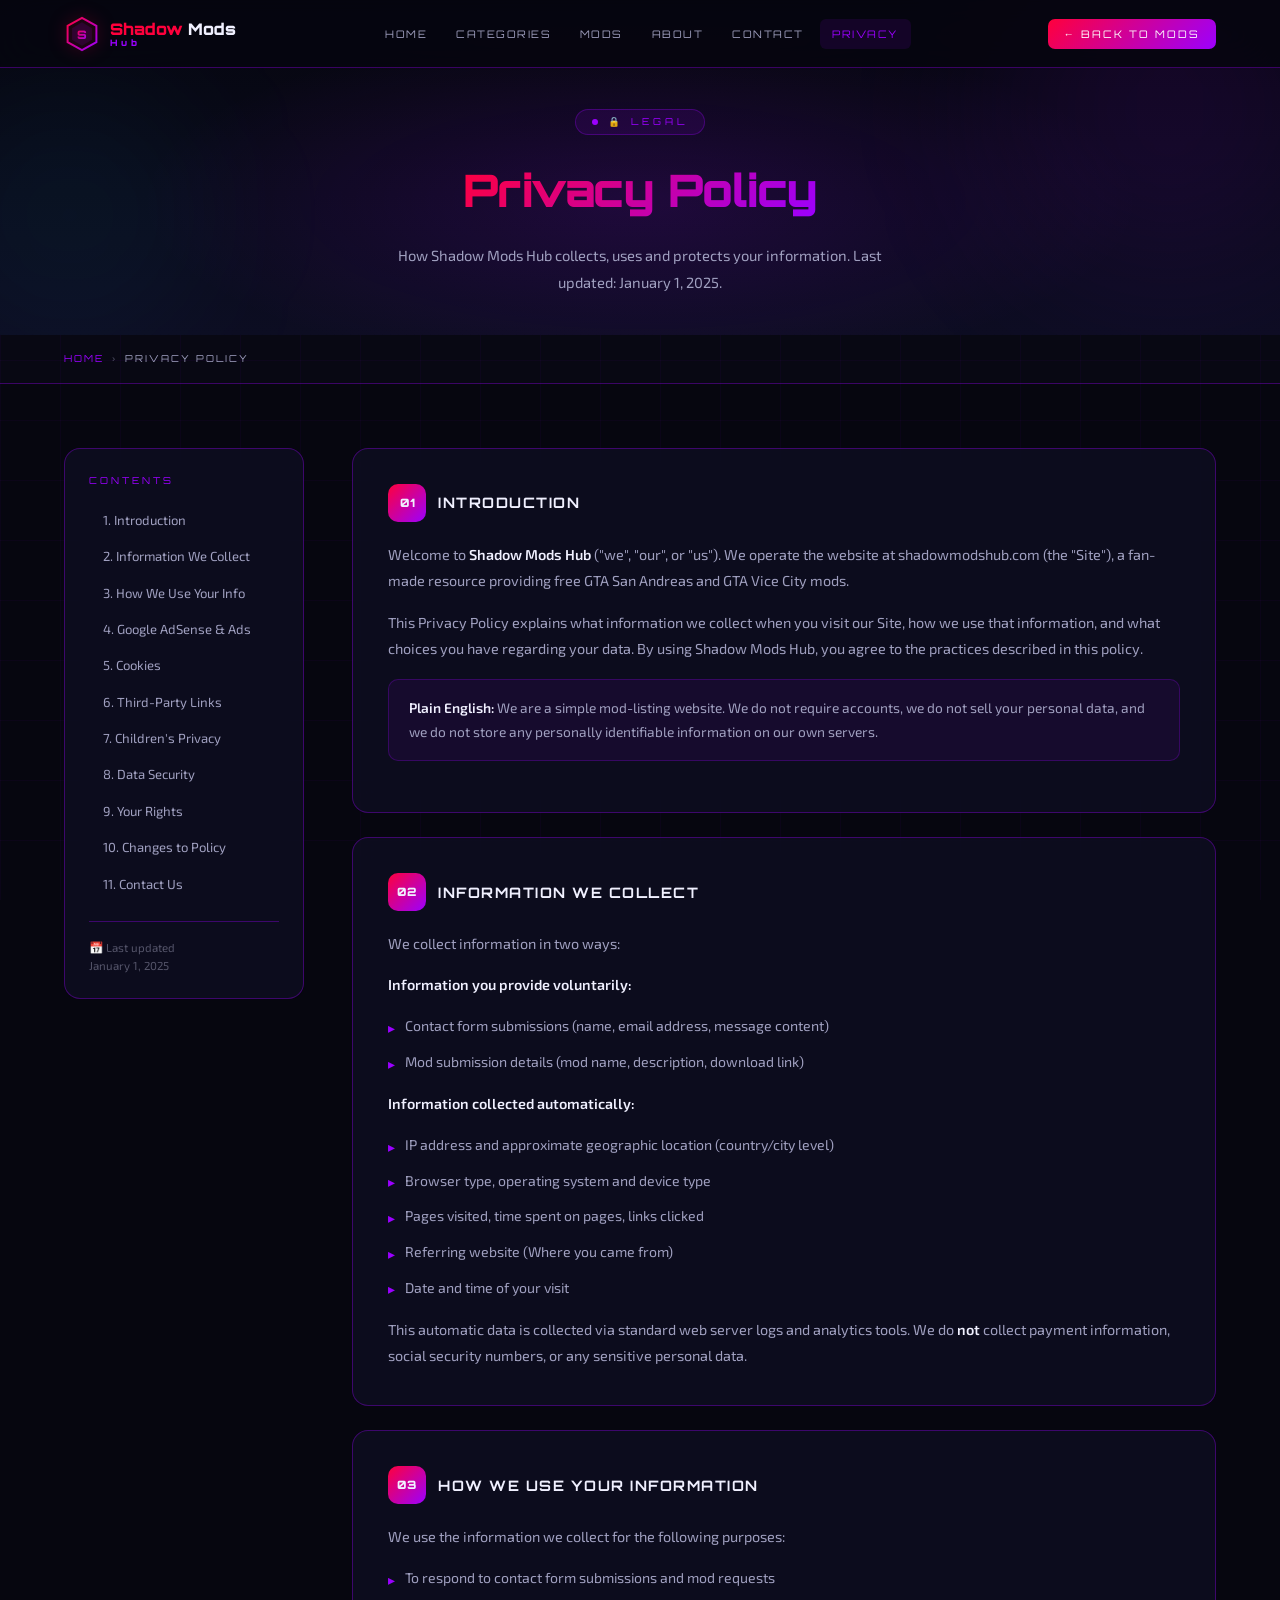
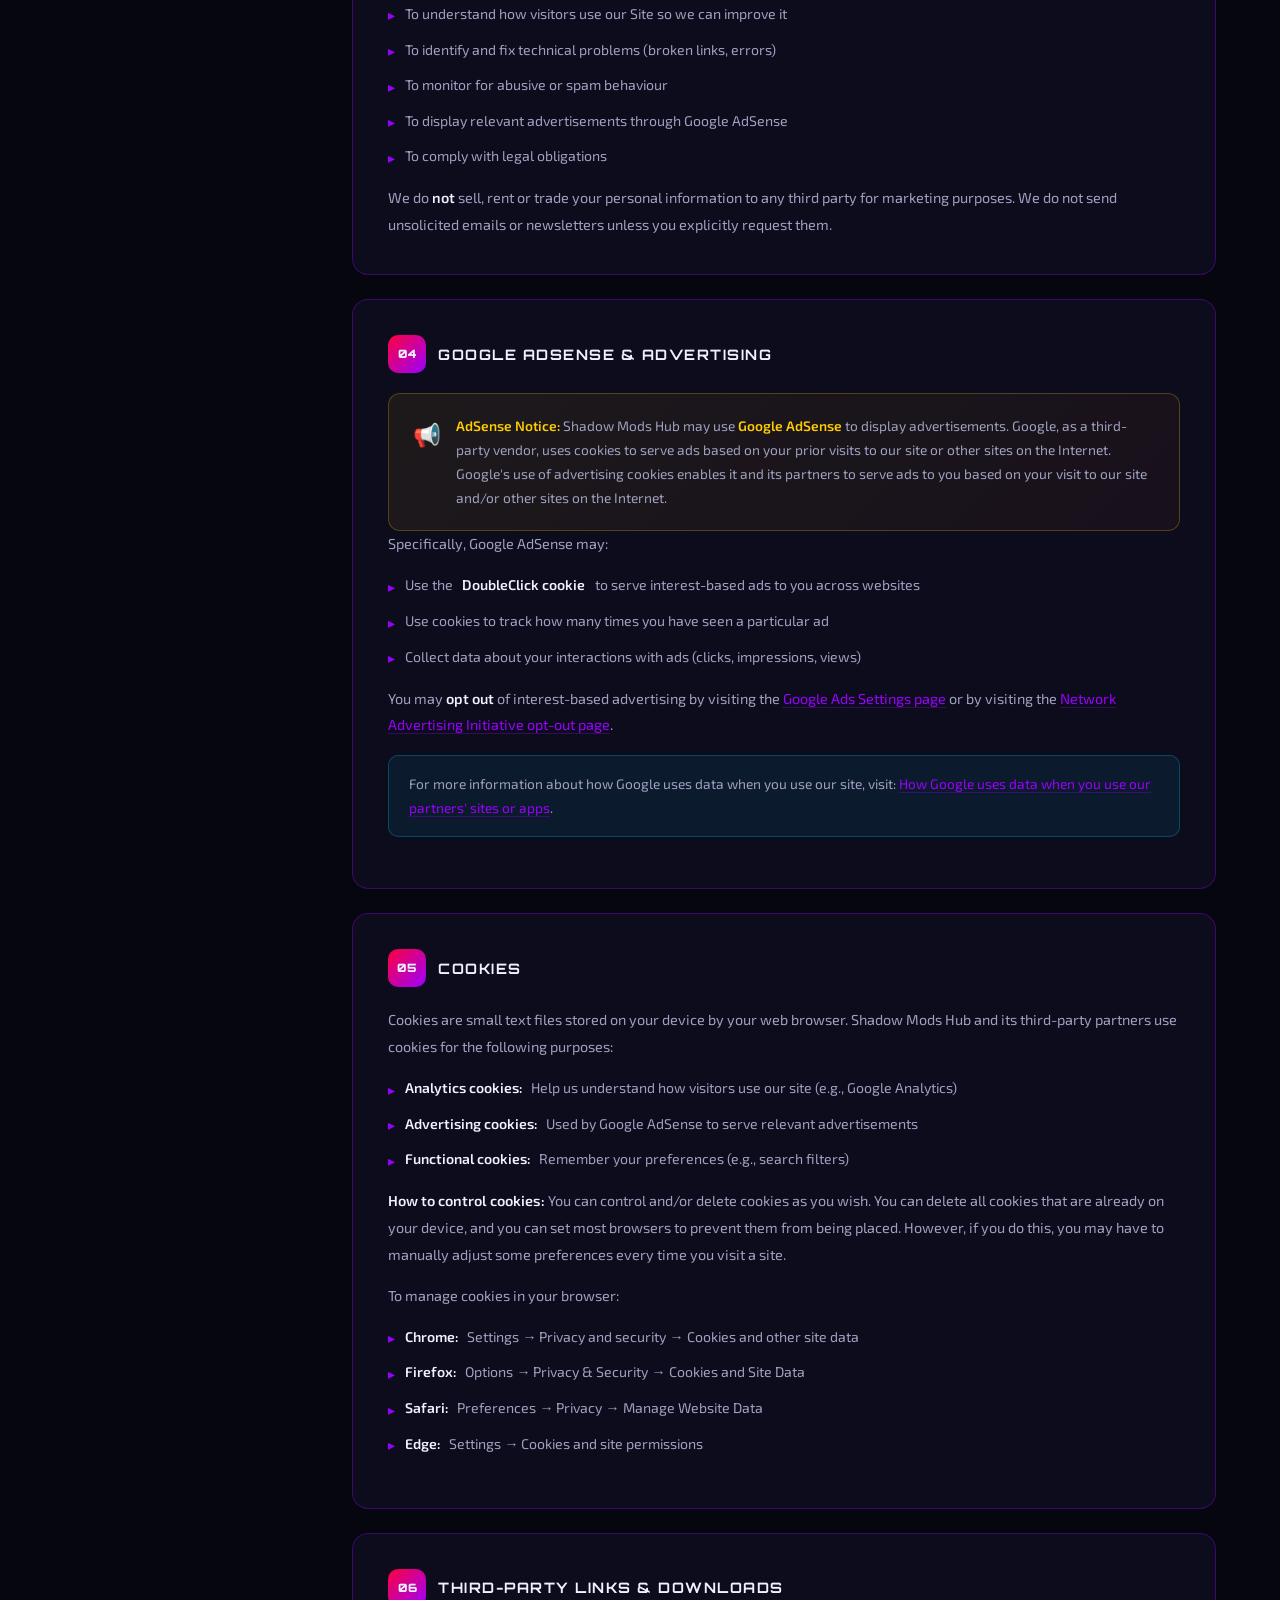
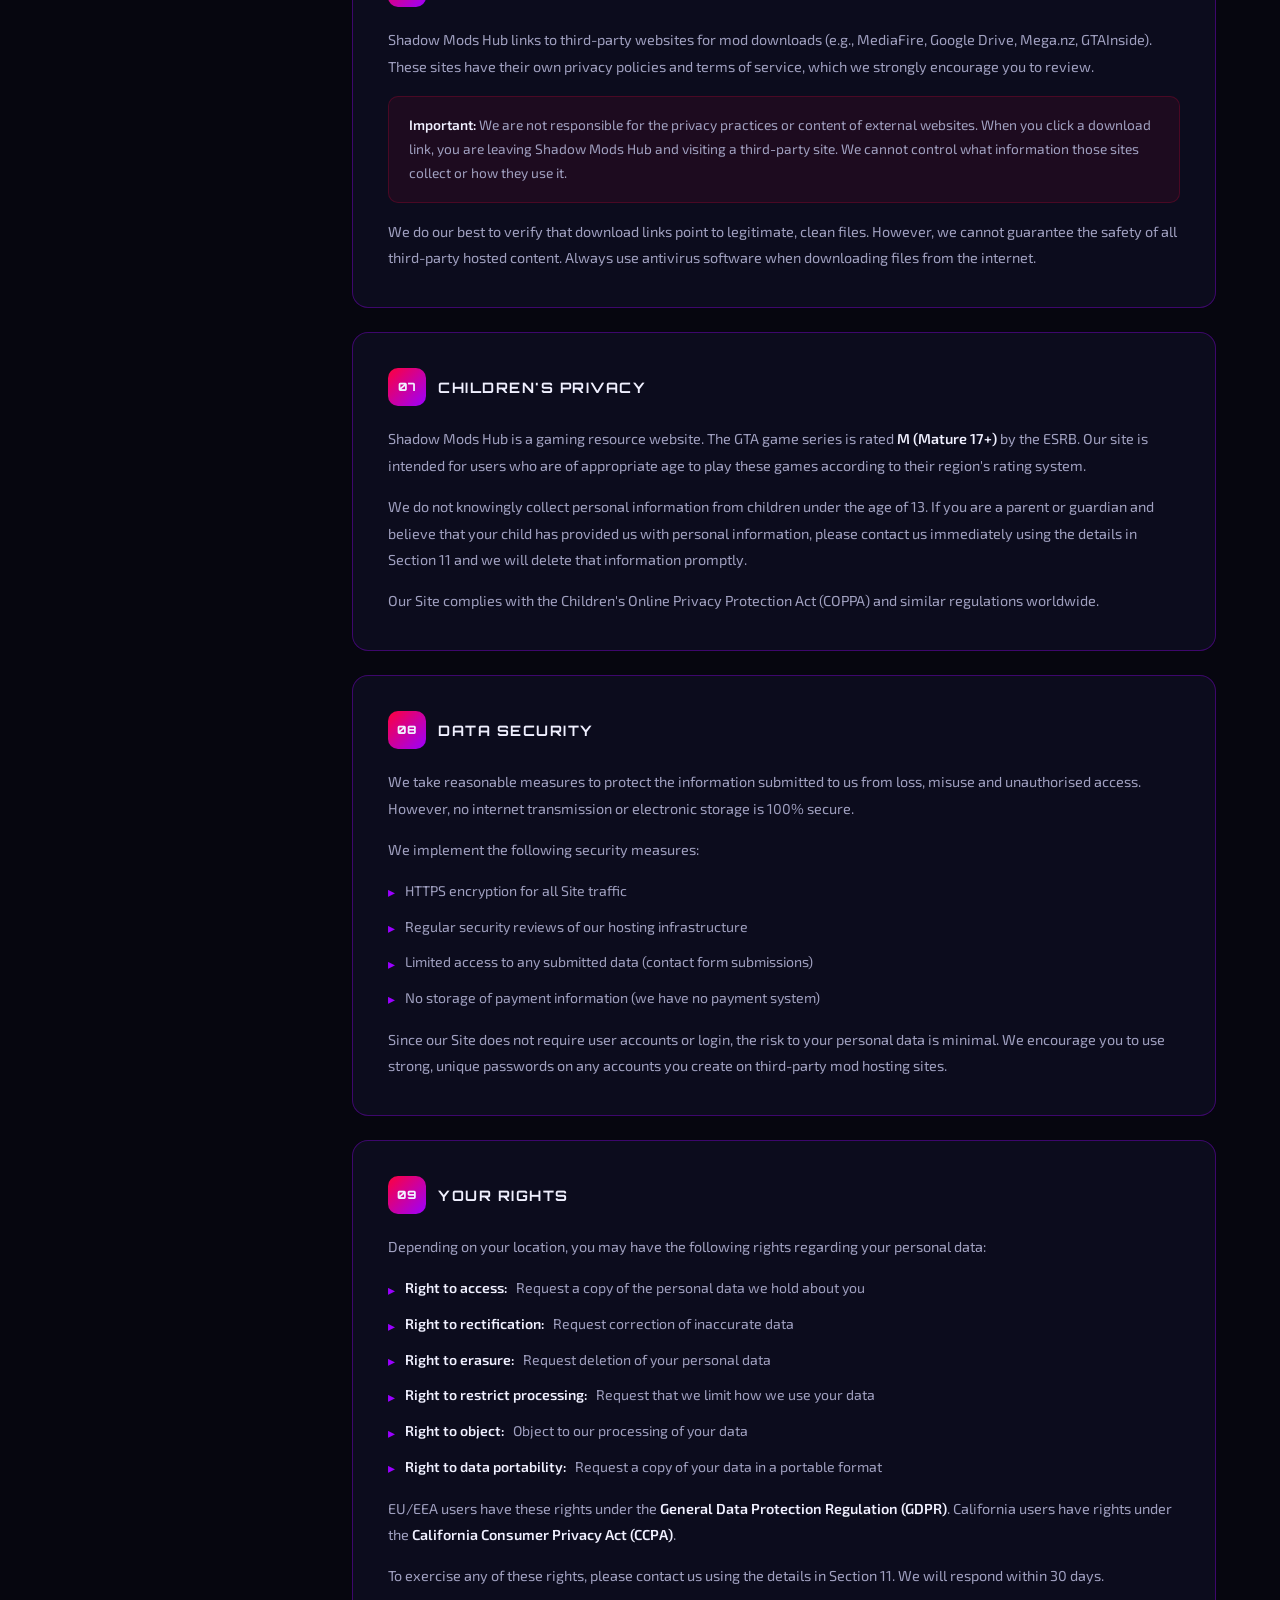
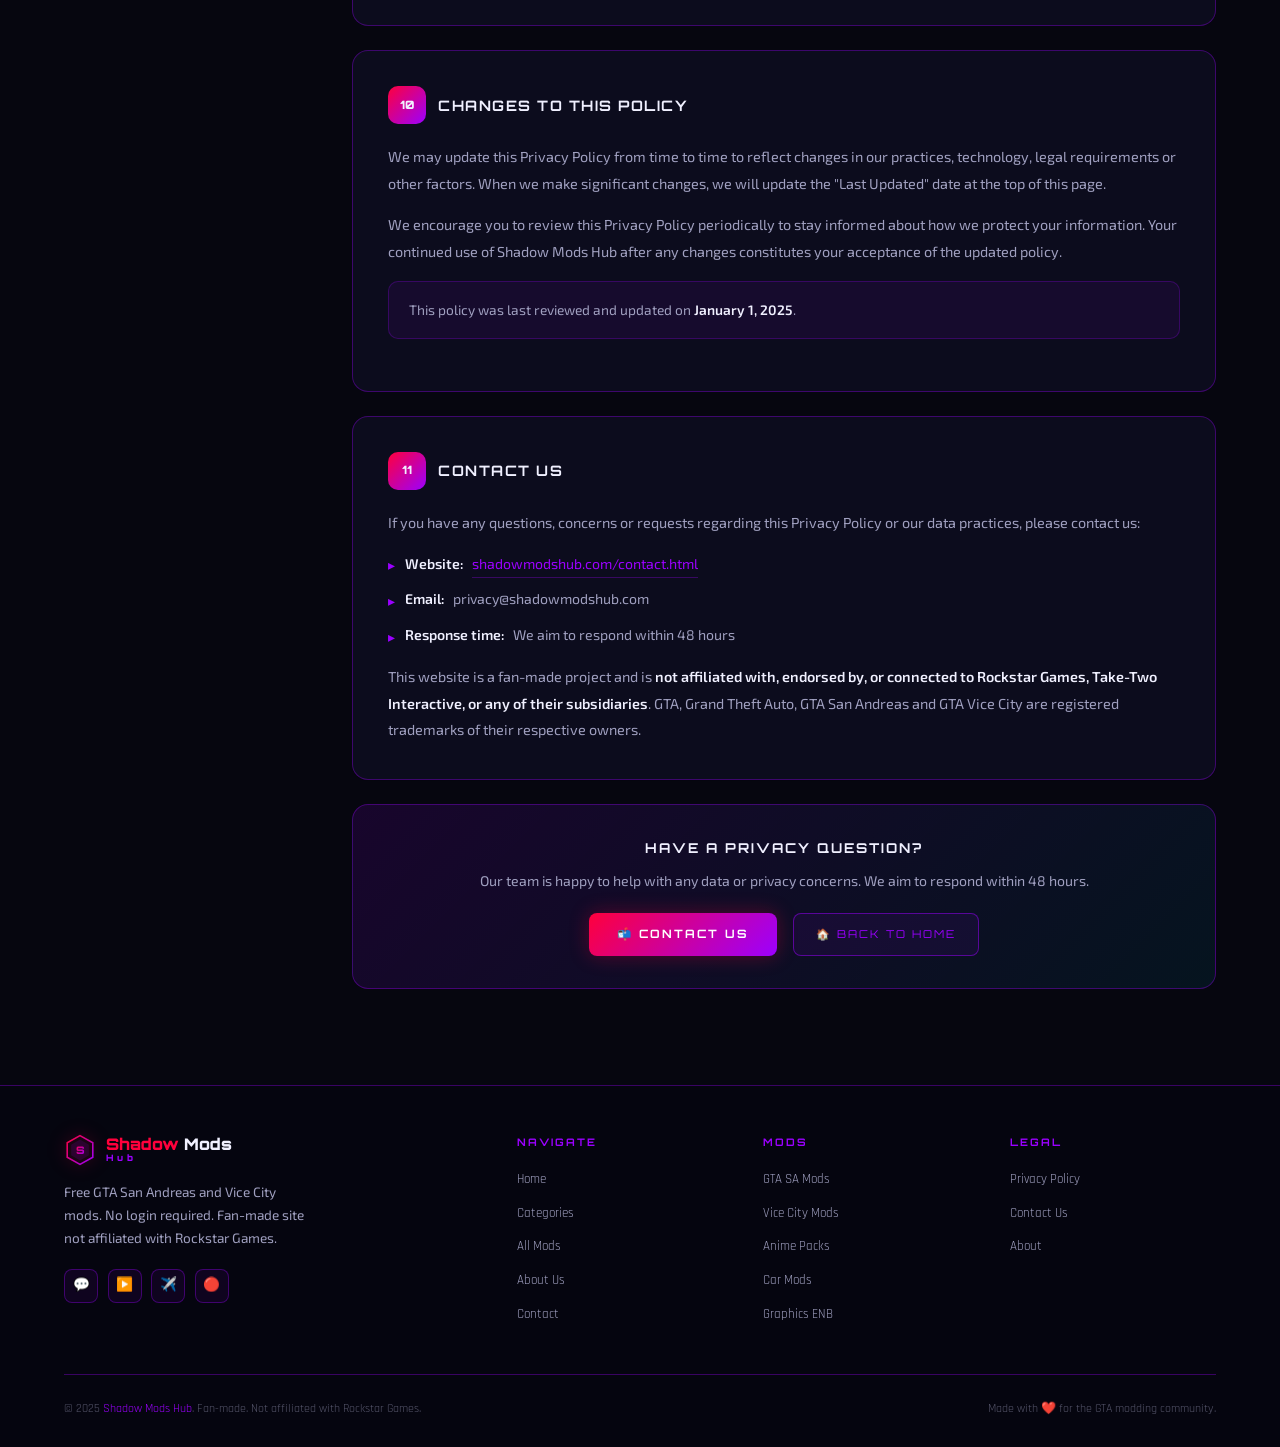
<file: privacy.html>
<!DOCTYPE html>
<html lang="en">
<head>
  <script async src="https://pagead2.googlesyndication.com/pagead/js/adsbygoogle.js?client=ca-pub-5602895785154169"
     crossorigin="anonymous"></script>
  <meta charset="UTF-8"/> 
  <meta name="viewport" content="width=device-width,initial-scale=1.0"/>
  <title>Privacy Policy – Shadow Mods Hub | GTA SA & Vice City Mods</title>
  <meta name="description" content="Privacy Policy for Shadow Mods Hub. Learn how we collect, use and protect your data on our GTA San Andreas and Vice City mod website."/>
  <meta name="keywords" content="Shadow Mods Hub privacy policy, GTA mods privacy, cookies policy"/>
  <meta name="author" content="Shadow Mods Hub"/>
  <meta property="og:title" content="Privacy Policy – Shadow Mods Hub"/>
  <meta property="og:description" content="How Shadow Mods Hub collects and uses data. AdSense-compliant privacy policy."/>
  <meta property="og:type" content="website"/>
  <meta name="twitter:card" content="summary_large_image"/>
  <link rel="canonical" href="https://shadowmodshub.com/privacy.html"/>
  <link rel="icon" type="image/svg+xml" href="data:image/svg+xml,%3Csvg xmlns='http://www.w3.org/2000/svg' viewBox='0 0 64 64'%3E%3Cdefs%3E%3ClinearGradient id='g' x1='0' y1='0' x2='1' y2='1'%3E%3Cstop offset='0' stop-color='%23ff003c'/%3E%3Cstop offset='1' stop-color='%237f00ff'/%3E%3C/linearGradient%3E%3C/defs%3E%3Crect width='64' height='64' rx='12' fill='%230a0a0f'/%3E%3Cpolygon points='32,8 52,22 52,42 32,56 12,42 12,22' fill='none' stroke='url(%23g)' stroke-width='3'/%3E%3Ctext x='32' y='38' text-anchor='middle' font-size='18' font-weight='900' fill='url(%23g)' font-family='Arial'%3ES%3C/text%3E%3C/svg%3E"/>
  <link rel="preconnect" href="https://fonts.googleapis.com"/>
  <link href="https://fonts.googleapis.com/css2?family=Orbitron:wght@400;600;700;900&family=Rajdhani:wght@300;400;500;600;700&family=Exo+2:ital,wght@0,300;0,400;0,600;1,400&display=swap" rel="stylesheet"/>
  <style>
    :root{
      --bg-deep:#06060f;--bg-dark:#0a0a18;--bg-glass:rgba(15,15,35,0.75);
      --neon-red:#ff003c;--neon-purple:#9b00ff;--neon-blue:#00d4ff;
      --text-bright:#f0f0ff;--text-mid:#a0a0c0;--text-dim:#55556a;
      --border-glow:rgba(155,0,255,0.35);
      --fd:'Orbitron',sans-serif;--fb:'Rajdhani',sans-serif;--ft:'Exo 2',sans-serif;
      --tr:0.3s cubic-bezier(0.25,0.46,0.45,0.94);
    }
    *,*::before,*::after{box-sizing:border-box;margin:0;padding:0}
    html{scroll-behavior:smooth}
    body{background:var(--bg-deep);color:var(--text-bright);font-family:var(--fb);overflow-x:hidden;line-height:1.6}
    a{text-decoration:none;color:inherit}
    ul{list-style:none}
    button{cursor:pointer;border:none;background:none;font-family:inherit}
    ::-webkit-scrollbar{width:5px}
    ::-webkit-scrollbar-track{background:var(--bg-deep)}
    ::-webkit-scrollbar-thumb{background:var(--neon-purple);border-radius:3px}
    body::before{content:'';position:fixed;inset:0;z-index:0;pointer-events:none;background-image:linear-gradient(rgba(155,0,255,0.04)1px,transparent 1px),linear-gradient(90deg,rgba(155,0,255,0.04)1px,transparent 1px);background-size:60px 60px}
    .container{max-width:1200px;margin:0 auto;padding:0 1.5rem;position:relative;z-index:1}

    /* NAV */
    #navbar{position:fixed;top:0;left:0;right:0;z-index:1000;height:68px;background:rgba(6,6,15,0.88);border-bottom:1px solid var(--border-glow);backdrop-filter:blur(24px);transition:var(--tr)}
    #navbar.scrolled{background:rgba(6,6,15,0.98);box-shadow:0 4px 30px rgba(155,0,255,0.12)}
    .nav-inner{height:68px;display:flex;align-items:center;justify-content:space-between;gap:1.5rem}
    .nav-logo{display:flex;align-items:center;gap:0.6rem;flex-shrink:0}
    .nav-logo svg{width:36px;height:36px;filter:drop-shadow(0 0 8px rgba(255,0,60,0.5))}
    .logo-text{font-family:var(--fd);font-weight:900;font-size:1rem;line-height:1}
    .logo-text .red{color:var(--neon-red)}
    .logo-text small{display:block;font-size:0.55rem;letter-spacing:4px;color:var(--neon-purple);margin-top:2px}
    .nav-links{display:flex;align-items:center;gap:0.2rem}
    .nav-links a{font-family:var(--fd);font-size:0.65rem;letter-spacing:1.5px;text-transform:uppercase;padding:0.4rem 0.8rem;border-radius:6px;color:var(--text-mid);transition:var(--tr)}
    .nav-links a:hover,.nav-links a.active{color:var(--text-bright);background:rgba(155,0,255,0.1)}
    .nav-links a.active{color:var(--neon-purple)}
    .nav-back{font-family:var(--fd);font-size:0.65rem;letter-spacing:2px;text-transform:uppercase;padding:0.42rem 1rem;border-radius:7px;background:linear-gradient(135deg,var(--neon-red),var(--neon-purple));color:#fff;transition:var(--tr);flex-shrink:0}
    .nav-back:hover{opacity:0.88;transform:translateY(-1px)}
    .hamburger{display:none;flex-direction:column;gap:5px;padding:6px}
    .hamburger span{display:block;width:22px;height:2px;background:var(--text-mid);border-radius:2px;transition:var(--tr)}
    .hamburger.open span:nth-child(1){transform:translateY(7px) rotate(45deg)}
    .hamburger.open span:nth-child(2){opacity:0}
    .hamburger.open span:nth-child(3){transform:translateY(-7px) rotate(-45deg)}
    .mobile-menu{display:none;position:fixed;top:68px;left:0;right:0;background:rgba(6,6,15,0.98);border-bottom:1px solid var(--border-glow);backdrop-filter:blur(20px);z-index:999;padding:1.25rem;flex-direction:column;gap:0.4rem}
    .mobile-menu.open{display:flex}
    .mobile-menu a{font-family:var(--fd);font-size:0.75rem;letter-spacing:2px;text-transform:uppercase;color:var(--text-mid);padding:0.7rem 1rem;border-radius:8px;transition:var(--tr)}
    .mobile-menu a:hover{color:var(--text-bright);background:rgba(155,0,255,0.1)}

    /* PAGE HERO */
    .page-hero{min-height:34vh;display:flex;align-items:center;justify-content:center;padding-top:68px;position:relative;overflow:hidden;text-align:center}
    .page-hero-bg{position:absolute;inset:0;z-index:0;background:radial-gradient(ellipse 60% 80% at 50% 60%,rgba(155,0,255,0.14) 0%,transparent 65%),linear-gradient(180deg,var(--bg-deep) 0%,#0d0d22 100%)}
    .page-hero-orb{position:absolute;border-radius:50%;filter:blur(80px);animation:floatOrb 8s ease-in-out infinite}
    .orb-a{width:340px;height:340px;background:rgba(155,0,255,0.09);top:-60px;right:-60px}
    .orb-b{width:240px;height:240px;background:rgba(0,212,255,0.06);bottom:0;left:-50px;animation-delay:-4s}
    @keyframes floatOrb{0%,100%{transform:translateY(0)}50%{transform:translateY(-22px)}}
    .page-hero-content{position:relative;z-index:1;padding:2.5rem 0}
    .page-eyebrow{display:inline-flex;align-items:center;gap:0.6rem;font-family:var(--fd);font-size:0.6rem;letter-spacing:4px;text-transform:uppercase;color:var(--neon-purple);background:rgba(155,0,255,0.1);border:1px solid rgba(155,0,255,0.3);padding:0.3rem 1rem;border-radius:50px;margin-bottom:1.2rem}
    .page-eyebrow::before{content:'';width:6px;height:6px;background:var(--neon-purple);border-radius:50%;animation:blink 2s infinite}
    @keyframes blink{0%,100%{opacity:1}50%{opacity:0.2}}
    .page-title{font-family:var(--fd);font-weight:900;font-size:clamp(1.8rem,4vw,2.8rem);letter-spacing:-0.5px;margin-bottom:1rem}
    .page-title .hl{background:linear-gradient(135deg,var(--neon-red),var(--neon-purple));-webkit-background-clip:text;-webkit-text-fill-color:transparent;background-clip:text}
    .page-subtitle{font-family:var(--ft);font-size:0.92rem;color:var(--text-mid);max-width:500px;margin:0 auto;line-height:1.8}

    /* BREADCRUMB */
    .breadcrumb{padding:1rem 0;display:flex;align-items:center;gap:0.5rem;font-family:var(--fd);font-size:0.6rem;letter-spacing:2px;text-transform:uppercase;color:var(--text-dim)}
    .breadcrumb a{color:var(--neon-purple);transition:var(--tr)}
    .breadcrumb a:hover{color:var(--text-bright)}

    /* PRIVACY LAYOUT */
    .privacy-layout{display:grid;grid-template-columns:240px 1fr;gap:3rem;padding:4rem 0 5rem;align-items:start}

    /* TOC SIDEBAR */
    .toc{background:var(--bg-glass);border:1px solid var(--border-glow);backdrop-filter:blur(12px);border-radius:16px;padding:1.5rem;position:sticky;top:88px}
    .toc-title{font-family:var(--fd);font-size:0.6rem;letter-spacing:3px;text-transform:uppercase;color:var(--neon-purple);margin-bottom:1rem}
    .toc ul{display:flex;flex-direction:column;gap:0.2rem}
    .toc ul li a{display:block;font-family:var(--ft);font-size:0.82rem;color:var(--text-mid);padding:0.38rem 0.75rem;border-radius:7px;border-left:2px solid transparent;transition:var(--tr)}
    .toc ul li a:hover{color:var(--text-bright);background:rgba(155,0,255,0.08);border-left-color:var(--neon-purple)}
    .toc-updated{font-family:var(--ft);font-size:0.72rem;color:var(--text-dim);margin-top:1.25rem;padding-top:1rem;border-top:1px solid var(--border-glow)}

    /* PRIVACY CONTENT */
    .privacy-content{}
    .privacy-section{background:var(--bg-glass);border:1px solid var(--border-glow);backdrop-filter:blur(12px);border-radius:16px;padding:2.2rem;margin-bottom:1.5rem;transition:var(--tr)}
    .privacy-section:hover{border-color:rgba(155,0,255,0.45)}
    .ps-header{display:flex;align-items:center;gap:0.75rem;margin-bottom:1.25rem}
    .ps-num{width:38px;height:38px;border-radius:10px;background:linear-gradient(135deg,var(--neon-red),var(--neon-purple));display:flex;align-items:center;justify-content:center;font-family:var(--fd);font-size:0.72rem;font-weight:900;flex-shrink:0}
    .ps-title{font-family:var(--fd);font-size:0.9rem;font-weight:700;letter-spacing:1.5px;text-transform:uppercase}
    .ps-body{font-family:var(--ft);font-size:0.9rem;color:var(--text-mid);line-height:1.85}
    .ps-body p{margin-bottom:0.9rem}
    .ps-body p:last-child{margin-bottom:0}
    .ps-body ul{list-style:none;display:flex;flex-direction:column;gap:0.5rem;margin:0.9rem 0}
    .ps-body ul li{display:flex;align-items:flex-start;gap:0.6rem;font-size:0.88rem}
    .ps-body ul li::before{content:'▸';color:var(--neon-purple);flex-shrink:0;margin-top:0.1rem}
    .ps-body a{color:var(--neon-purple);border-bottom:1px solid rgba(155,0,255,0.3);transition:var(--tr)}
    .ps-body a:hover{color:var(--text-bright);border-bottom-color:var(--text-bright)}
    .ps-body strong{color:var(--text-bright);font-weight:600}

    /* HIGHLIGHT BOX */
    .highlight-box{background:rgba(155,0,255,0.07);border:1px solid rgba(155,0,255,0.25);border-radius:10px;padding:1rem 1.25rem;margin:1rem 0;font-family:var(--ft);font-size:0.86rem;color:var(--text-mid);line-height:1.75}
    .highlight-box.blue{background:rgba(0,212,255,0.07);border-color:rgba(0,212,255,0.25)}
    .highlight-box.red{background:rgba(255,0,60,0.07);border-color:rgba(255,0,60,0.2)}

    /* ADSENSE NOTE */
    .adsense-note{background:linear-gradient(135deg,rgba(255,204,0,0.07),rgba(255,102,0,0.05));border:1px solid rgba(255,204,0,0.25);border-radius:12px;padding:1.25rem 1.5rem;display:flex;gap:0.9rem;align-items:flex-start}
    .adsense-note .ad-ico{font-size:1.4rem;flex-shrink:0}
    .adsense-note p{font-family:var(--ft);font-size:0.86rem;color:var(--text-mid);line-height:1.75;margin:0}
    .adsense-note strong{color:#ffcc00}

    /* CONTACT BOX */
    .contact-box{background:linear-gradient(135deg,rgba(155,0,255,0.12),rgba(0,212,255,0.07));border:1px solid var(--border-glow);border-radius:16px;padding:2rem;text-align:center;margin-top:1.5rem}
    .contact-box h3{font-family:var(--fd);font-size:0.85rem;letter-spacing:2px;text-transform:uppercase;margin-bottom:0.65rem}
    .contact-box p{font-family:var(--ft);font-size:0.88rem;color:var(--text-mid);margin-bottom:1.25rem;line-height:1.7}

    /* BUTTONS */
    .btn-primary{display:inline-flex;align-items:center;gap:0.5rem;font-family:var(--fd);font-size:0.72rem;font-weight:700;letter-spacing:2px;text-transform:uppercase;padding:0.75rem 1.75rem;border-radius:8px;background:linear-gradient(135deg,var(--neon-red),var(--neon-purple));color:#fff;transition:var(--tr);box-shadow:0 0 20px rgba(255,0,60,0.3)}
    .btn-primary:hover{transform:translateY(-2px);box-shadow:0 0 35px rgba(255,0,60,0.5)}
    .btn-ghost{display:inline-flex;align-items:center;gap:0.5rem;font-family:var(--fd);font-size:0.68rem;letter-spacing:2px;text-transform:uppercase;padding:0.65rem 1.4rem;border-radius:8px;border:1px solid rgba(155,0,255,0.5);color:var(--neon-purple);background:rgba(155,0,255,0.07);transition:var(--tr)}
    .btn-ghost:hover{background:rgba(155,0,255,0.18);transform:translateY(-1px)}

    /* FOOTER */
    footer{background:rgba(6,6,15,0.95);border-top:1px solid var(--border-glow);padding:3rem 0 1.75rem;margin-top:1rem}
    .foot-grid{display:grid;grid-template-columns:2fr 1fr 1fr 1fr;gap:2.5rem;margin-bottom:2.5rem}
    .foot-desc{font-family:var(--ft);font-size:0.85rem;color:var(--text-mid);line-height:1.7;max-width:250px;margin-top:0.9rem}
    .foot-social{display:flex;gap:0.6rem;margin-top:1.2rem}
    .soc{width:34px;height:34px;border-radius:8px;background:rgba(155,0,255,0.07);border:1px solid var(--border-glow);display:flex;align-items:center;justify-content:center;color:var(--text-mid);font-size:0.85rem;transition:var(--tr)}
    .soc:hover{background:rgba(155,0,255,0.18);color:var(--neon-purple);border-color:var(--neon-purple);transform:translateY(-2px)}
    .foot-col h4{font-family:var(--fd);font-size:0.65rem;letter-spacing:2px;text-transform:uppercase;color:var(--neon-purple);margin-bottom:1rem}
    .foot-col ul li{margin-bottom:0.5rem}
    .foot-col ul a{font-size:0.83rem;color:var(--text-mid);transition:var(--tr)}
    .foot-col ul a:hover{color:var(--text-bright);padding-left:4px}
    .foot-bottom{border-top:1px solid var(--border-glow);padding-top:1.5rem;display:flex;align-items:center;justify-content:space-between;flex-wrap:wrap;gap:1rem}
    .foot-bottom p{font-size:0.76rem;color:var(--text-dim)}
    .foot-bottom a{color:var(--neon-purple)}

    #scrollTop{position:fixed;bottom:1.75rem;right:1.75rem;z-index:900;width:44px;height:44px;border-radius:12px;background:linear-gradient(135deg,var(--neon-red),var(--neon-purple));display:flex;align-items:center;justify-content:center;color:#fff;font-size:1.1rem;cursor:pointer;opacity:0;transform:translateY(20px);pointer-events:none;transition:var(--tr);box-shadow:0 4px 20px rgba(155,0,255,0.3)}
    #scrollTop.show{opacity:1;transform:translateY(0);pointer-events:all}
    #scrollTop:hover{transform:translateY(-2px)}

    .reveal{opacity:0;transform:translateY(18px);transition:opacity 0.5s ease,transform 0.5s ease}
    .reveal.in-view{opacity:1;transform:none}

    @media(max-width:1024px){.privacy-layout{grid-template-columns:1fr}.toc{display:none}.foot-grid{grid-template-columns:1fr 1fr}}
    @media(max-width:768px){.nav-links{display:none}.hamburger{display:flex}.foot-grid{grid-template-columns:1fr 1fr}}
    @media(max-width:480px){.foot-grid{grid-template-columns:1fr}}
  </style>
</head>
<body>

<!-- NAVBAR -->
<nav id="navbar">
  <div class="container">
    <div class="nav-inner">
      <a href="index.html" class="nav-logo">
        <svg viewBox="0 0 40 40" xmlns="http://www.w3.org/2000/svg">
          <defs><linearGradient id="lg" x1="0" y1="0" x2="1" y2="1"><stop offset="0%" stop-color="#ff003c"/><stop offset="100%" stop-color="#9b00ff"/></linearGradient></defs>
          <polygon points="20,2 36,11 36,29 20,38 4,29 4,11" fill="none" stroke="url(#lg)" stroke-width="2.2"/>
          <polygon points="20,7 31,13.5 31,26.5 20,33 9,26.5 9,13.5" fill="rgba(155,0,255,0.12)"/>
          <text x="20" y="25" text-anchor="middle" font-family="Orbitron,sans-serif" font-size="13" font-weight="900" fill="url(#lg)">S</text>
        </svg>
        <div class="logo-text"><span><span class="red">Shadow</span> Mods</span><small>Hub</small></div>
      </a>
      <nav class="nav-links">
        <a href="index.html">Home</a>
        <a href="index.html#categories">Categories</a>
        <a href="index.html#mods-section">Mods</a>
        <a href="about.html">About</a>
        <a href="contact.html">Contact</a>
        <a href="privacy.html" class="active">Privacy</a>
      </nav>
      <div style="display:flex;align-items:center;gap:0.75rem">
        <a href="index.html" class="nav-back">← Back to Mods</a>
        <button class="hamburger" id="hamburger"><span></span><span></span><span></span></button>
      </div>
    </div>
  </div>
</nav>
<div class="mobile-menu" id="mobileMenu">
  <a href="index.html">🏠 Home</a>
  <a href="index.html#categories">🗂️ Categories</a>
  <a href="index.html#mods-section">🎮 All Mods</a>
  <a href="about.html">👥 About Us</a>
  <a href="contact.html">📬 Contact</a>
  <a href="privacy.html">🔒 Privacy Policy</a>
</div>

<!-- PAGE HERO -->
<section class="page-hero">
  <div class="page-hero-bg"></div>
  <div class="page-hero-orb orb-a"></div>
  <div class="page-hero-orb orb-b"></div>
  <div class="container">
    <div class="page-hero-content">
      <div class="page-eyebrow">🔒 Legal</div>
      <h1 class="page-title"><span class="hl">Privacy Policy</span></h1>
      <p class="page-subtitle">How Shadow Mods Hub collects, uses and protects your information. Last updated: January 1, 2025.</p>
    </div>
  </div>
</section>

<!-- BREADCRUMB -->
<div style="background:rgba(10,10,24,0.5);border-bottom:1px solid var(--border-glow)">
  <div class="container">
    <div class="breadcrumb">
      <a href="index.html">Home</a><span>›</span>
      <span style="color:var(--text-mid)">Privacy Policy</span>
    </div>
  </div>
</div>

<!-- PRIVACY LAYOUT -->
<div class="container">
  <div class="privacy-layout">

    <!-- SIDEBAR TOC -->
    <aside class="toc">
      <div class="toc-title">Contents</div>
      <ul>
        <li><a href="#s1">1. Introduction</a></li>
        <li><a href="#s2">2. Information We Collect</a></li>
        <li><a href="#s3">3. How We Use Your Info</a></li>
        <li><a href="#s4">4. Google AdSense & Ads</a></li>
        <li><a href="#s5">5. Cookies</a></li>
        <li><a href="#s6">6. Third-Party Links</a></li>
        <li><a href="#s7">7. Children's Privacy</a></li>
        <li><a href="#s8">8. Data Security</a></li>
        <li><a href="#s9">9. Your Rights</a></li>
        <li><a href="#s10">10. Changes to Policy</a></li>
        <li><a href="#s11">11. Contact Us</a></li>
      </ul>
      <div class="toc-updated">📅 Last updated<br/>January 1, 2025</div>
    </aside>

    <!-- MAIN CONTENT -->
    <main class="privacy-content">

      <div class="privacy-section reveal" id="s1">
        <div class="ps-header">
          <div class="ps-num">01</div>
          <div class="ps-title">Introduction</div>
        </div>
        <div class="ps-body">
          <p>Welcome to <strong>Shadow Mods Hub</strong> ("we", "our", or "us"). We operate the website at shadowmodshub.com (the "Site"), a fan-made resource providing free GTA San Andreas and GTA Vice City mods.</p>
          <p>This Privacy Policy explains what information we collect when you visit our Site, how we use that information, and what choices you have regarding your data. By using Shadow Mods Hub, you agree to the practices described in this policy.</p>
          <div class="highlight-box">
            <strong>Plain English:</strong> We are a simple mod-listing website. We do not require accounts, we do not sell your personal data, and we do not store any personally identifiable information on our own servers.
          </div>
        </div>
      </div>

      <div class="privacy-section reveal" id="s2">
        <div class="ps-header">
          <div class="ps-num">02</div>
          <div class="ps-title">Information We Collect</div>
        </div>
        <div class="ps-body">
          <p>We collect information in two ways:</p>
          <p><strong>Information you provide voluntarily:</strong></p>
          <ul>
            <li>Contact form submissions (name, email address, message content)</li>
            <li>Mod submission details (mod name, description, download link)</li>
          </ul>
          <p><strong>Information collected automatically:</strong></p>
          <ul>
            <li>IP address and approximate geographic location (country/city level)</li>
            <li>Browser type, operating system and device type</li>
            <li>Pages visited, time spent on pages, links clicked</li>
            <li>Referring website (Where you came from)</li>
            <li>Date and time of your visit</li>
          </ul>
          <p>This automatic data is collected via standard web server logs and analytics tools. We do <strong>not</strong> collect payment information, social security numbers, or any sensitive personal data.</p>
        </div>
      </div>

      <div class="privacy-section reveal" id="s3">
        <div class="ps-header">
          <div class="ps-num">03</div>
          <div class="ps-title">How We Use Your Information</div>
        </div>
        <div class="ps-body">
          <p>We use the information we collect for the following purposes:</p>
          <ul>
            <li>To respond to contact form submissions and mod requests</li>
            <li>To understand how visitors use our Site so we can improve it</li>
            <li>To identify and fix technical problems (broken links, errors)</li>
            <li>To monitor for abusive or spam behaviour</li>
            <li>To display relevant advertisements through Google AdSense</li>
            <li>To comply with legal obligations</li>
          </ul>
          <p>We do <strong>not</strong> sell, rent or trade your personal information to any third party for marketing purposes. We do not send unsolicited emails or newsletters unless you explicitly request them.</p>
        </div>
      </div>

      <div class="privacy-section reveal" id="s4">
        <div class="ps-header">
          <div class="ps-num">04</div>
          <div class="ps-title">Google AdSense &amp; Advertising</div>
        </div>
        <div class="ps-body">
          <div class="adsense-note">
            <div class="ad-ico">📢</div>
            <p><strong>AdSense Notice:</strong> Shadow Mods Hub may use <strong>Google AdSense</strong> to display advertisements. Google, as a third-party vendor, uses cookies to serve ads based on your prior visits to our site or other sites on the Internet. Google's use of advertising cookies enables it and its partners to serve ads to you based on your visit to our site and/or other sites on the Internet.</p>
          </div>
          <p>Specifically, Google AdSense may:</p>
          <ul>
            <li>Use the <strong>DoubleClick cookie</strong> to serve interest-based ads to you across websites</li>
            <li>Use cookies to track how many times you have seen a particular ad</li>
            <li>Collect data about your interactions with ads (clicks, impressions, views)</li>
          </ul>
          <p>You may <strong>opt out</strong> of interest-based advertising by visiting the <a href="https://www.google.com/settings/ads" target="_blank" rel="noopener">Google Ads Settings page</a> or by visiting the <a href="https://www.aboutads.info/choices/" target="_blank" rel="noopener">Network Advertising Initiative opt-out page</a>.</p>
          <div class="highlight-box blue">
            For more information about how Google uses data when you use our site, visit: <a href="https://policies.google.com/technologies/partner-sites" target="_blank" rel="noopener">How Google uses data when you use our partners' sites or apps</a>.
          </div>
        </div>
      </div>

      <div class="privacy-section reveal" id="s5">
        <div class="ps-header">
          <div class="ps-num">05</div>
          <div class="ps-title">Cookies</div>
        </div>
        <div class="ps-body">
          <p>Cookies are small text files stored on your device by your web browser. Shadow Mods Hub and its third-party partners use cookies for the following purposes:</p>
          <ul>
            <li><strong>Analytics cookies:</strong> Help us understand how visitors use our site (e.g., Google Analytics)</li>
            <li><strong>Advertising cookies:</strong> Used by Google AdSense to serve relevant advertisements</li>
            <li><strong>Functional cookies:</strong> Remember your preferences (e.g., search filters)</li>
          </ul>
          <p><strong>How to control cookies:</strong> You can control and/or delete cookies as you wish. You can delete all cookies that are already on your device, and you can set most browsers to prevent them from being placed. However, if you do this, you may have to manually adjust some preferences every time you visit a site.</p>
          <p>To manage cookies in your browser:</p>
          <ul>
            <li><strong>Chrome:</strong> Settings → Privacy and security → Cookies and other site data</li>
            <li><strong>Firefox:</strong> Options → Privacy &amp; Security → Cookies and Site Data</li>
            <li><strong>Safari:</strong> Preferences → Privacy → Manage Website Data</li>
            <li><strong>Edge:</strong> Settings → Cookies and site permissions</li>
          </ul>
        </div>
      </div>

      <div class="privacy-section reveal" id="s6">
        <div class="ps-header">
          <div class="ps-num">06</div>
          <div class="ps-title">Third-Party Links &amp; Downloads</div>
        </div>
        <div class="ps-body">
          <p>Shadow Mods Hub links to third-party websites for mod downloads (e.g., MediaFire, Google Drive, Mega.nz, GTAInside). These sites have their own privacy policies and terms of service, which we strongly encourage you to review.</p>
          <div class="highlight-box red">
            <strong>Important:</strong> We are not responsible for the privacy practices or content of external websites. When you click a download link, you are leaving Shadow Mods Hub and visiting a third-party site. We cannot control what information those sites collect or how they use it.
          </div>
          <p>We do our best to verify that download links point to legitimate, clean files. However, we cannot guarantee the safety of all third-party hosted content. Always use antivirus software when downloading files from the internet.</p>
        </div>
      </div>

      <div class="privacy-section reveal" id="s7">
        <div class="ps-header">
          <div class="ps-num">07</div>
          <div class="ps-title">Children's Privacy</div>
        </div>
        <div class="ps-body">
          <p>Shadow Mods Hub is a gaming resource website. The GTA game series is rated <strong>M (Mature 17+)</strong> by the ESRB. Our site is intended for users who are of appropriate age to play these games according to their region's rating system.</p>
          <p>We do not knowingly collect personal information from children under the age of 13. If you are a parent or guardian and believe that your child has provided us with personal information, please contact us immediately using the details in Section 11 and we will delete that information promptly.</p>
          <p>Our Site complies with the Children's Online Privacy Protection Act (COPPA) and similar regulations worldwide.</p>
        </div>
      </div>

      <div class="privacy-section reveal" id="s8">
        <div class="ps-header">
          <div class="ps-num">08</div>
          <div class="ps-title">Data Security</div>
        </div>
        <div class="ps-body">
          <p>We take reasonable measures to protect the information submitted to us from loss, misuse and unauthorised access. However, no internet transmission or electronic storage is 100% secure.</p>
          <p>We implement the following security measures:</p>
          <ul>
            <li>HTTPS encryption for all Site traffic</li>
            <li>Regular security reviews of our hosting infrastructure</li>
            <li>Limited access to any submitted data (contact form submissions)</li>
            <li>No storage of payment information (we have no payment system)</li>
          </ul>
          <p>Since our Site does not require user accounts or login, the risk to your personal data is minimal. We encourage you to use strong, unique passwords on any accounts you create on third-party mod hosting sites.</p>
        </div>
      </div>

      <div class="privacy-section reveal" id="s9">
        <div class="ps-header">
          <div class="ps-num">09</div>
          <div class="ps-title">Your Rights</div>
        </div>
        <div class="ps-body">
          <p>Depending on your location, you may have the following rights regarding your personal data:</p>
          <ul>
            <li><strong>Right to access:</strong> Request a copy of the personal data we hold about you</li>
            <li><strong>Right to rectification:</strong> Request correction of inaccurate data</li>
            <li><strong>Right to erasure:</strong> Request deletion of your personal data</li>
            <li><strong>Right to restrict processing:</strong> Request that we limit how we use your data</li>
            <li><strong>Right to object:</strong> Object to our processing of your data</li>
            <li><strong>Right to data portability:</strong> Request a copy of your data in a portable format</li>
          </ul>
          <p>EU/EEA users have these rights under the <strong>General Data Protection Regulation (GDPR)</strong>. California users have rights under the <strong>California Consumer Privacy Act (CCPA)</strong>.</p>
          <p>To exercise any of these rights, please contact us using the details in Section 11. We will respond within 30 days.</p>
        </div>
      </div>

      <div class="privacy-section reveal" id="s10">
        <div class="ps-header">
          <div class="ps-num">10</div>
          <div class="ps-title">Changes to This Policy</div>
        </div>
        <div class="ps-body">
          <p>We may update this Privacy Policy from time to time to reflect changes in our practices, technology, legal requirements or other factors. When we make significant changes, we will update the "Last Updated" date at the top of this page.</p>
          <p>We encourage you to review this Privacy Policy periodically to stay informed about how we protect your information. Your continued use of Shadow Mods Hub after any changes constitutes your acceptance of the updated policy.</p>
          <div class="highlight-box">
            This policy was last reviewed and updated on <strong>January 1, 2025</strong>.
          </div>
        </div>
      </div>

      <div class="privacy-section reveal" id="s11">
        <div class="ps-header">
          <div class="ps-num">11</div>
          <div class="ps-title">Contact Us</div>
        </div>
        <div class="ps-body">
          <p>If you have any questions, concerns or requests regarding this Privacy Policy or our data practices, please contact us:</p>
          <ul>
            <li><strong>Website:</strong> <a href="contact.html">shadowmodshub.com/contact.html</a></li>
            <li><strong>Email:</strong> privacy@shadowmodshub.com</li>
            <li><strong>Response time:</strong> We aim to respond within 48 hours</li>
          </ul>
          <p>This website is a fan-made project and is <strong>not affiliated with, endorsed by, or connected to Rockstar Games, Take-Two Interactive, or any of their subsidiaries</strong>. GTA, Grand Theft Auto, GTA San Andreas and GTA Vice City are registered trademarks of their respective owners.</p>
        </div>
      </div>

      <!-- CONTACT CTA -->
      <div class="contact-box reveal">
        <h3>Have a Privacy Question?</h3>
        <p>Our team is happy to help with any data or privacy concerns. We aim to respond within 48 hours.</p>
        <div style="display:flex;gap:1rem;justify-content:center;flex-wrap:wrap">
          <a href="contact.html" class="btn-primary">📬 Contact Us</a>
          <a href="index.html" class="btn-ghost">🏠 Back to Home</a>
        </div>
      </div>

    </main>
  </div>
</div>

<!-- FOOTER -->
<footer>
  <div class="container">
    <div class="foot-grid">
      <div>
        <a href="index.html" class="nav-logo">
          <svg viewBox="0 0 40 40" xmlns="http://www.w3.org/2000/svg" style="width:32px;height:32px">
            <defs><linearGradient id="flg" x1="0" y1="0" x2="1" y2="1"><stop offset="0%" stop-color="#ff003c"/><stop offset="100%" stop-color="#9b00ff"/></linearGradient></defs>
            <polygon points="20,2 36,11 36,29 20,38 4,29 4,11" fill="none" stroke="url(#flg)" stroke-width="2"/>
            <polygon points="20,7 31,13.5 31,26.5 20,33 9,26.5 9,13.5" fill="rgba(155,0,255,0.12)"/>
            <text x="20" y="25" text-anchor="middle" font-family="Orbitron,sans-serif" font-size="13" font-weight="900" fill="url(#flg)">S</text>
          </svg>
          <div class="logo-text"><span><span class="red">Shadow</span> Mods</span><small>Hub</small></div>
        </a>
        <p class="foot-desc">Free GTA San Andreas and Vice City mods. No login required. Fan-made site not affiliated with Rockstar Games.</p>
        <div class="foot-social">
          <a href="#" class="soc">💬</a><a href="#" class="soc">▶️</a><a href="#" class="soc">✈️</a><a href="#" class="soc">🔴</a>
        </div>
      </div>
      <div class="foot-col">
        <h4>Navigate</h4>
        <ul>
          <li><a href="index.html">Home</a></li>
          <li><a href="index.html#categories">Categories</a></li>
          <li><a href="index.html#mods-section">All Mods</a></li>
          <li><a href="about.html">About Us</a></li>
          <li><a href="contact.html">Contact</a></li>
        </ul>
      </div>
      <div class="foot-col">
        <h4>Mods</h4>
        <ul>
          <li><a href="index.html">GTA SA Mods</a></li>
          <li><a href="index.html">Vice City Mods</a></li>
          <li><a href="index.html">Anime Packs</a></li>
          <li><a href="index.html">Car Mods</a></li>
          <li><a href="index.html">Graphics ENB</a></li>
        </ul>
      </div>
      <div class="foot-col">
        <h4>Legal</h4>
        <ul>
          <li><a href="privacy.html">Privacy Policy</a></li>
          <li><a href="contact.html">Contact Us</a></li>
          <li><a href="about.html">About</a></li>
        </ul>
      </div>
    </div>
    <div class="foot-bottom">
      <p>© 2025 <a href="index.html">Shadow Mods Hub</a>. Fan-made. Not affiliated with Rockstar Games.</p>
      <p>Made with ❤️ for the GTA modding community.</p>
    </div>
  </div>
</footer>

<button id="scrollTop" onclick="window.scrollTo({top:0,behavior:'smooth'})">↑</button>

<script>
  const nb=document.getElementById('navbar'),st=document.getElementById('scrollTop');
  window.addEventListener('scroll',()=>{nb.classList.toggle('scrolled',scrollY>50);st.classList.toggle('show',scrollY>400)});
  const ham=document.getElementById('hamburger'),mob=document.getElementById('mobileMenu');
  ham.addEventListener('click',()=>{ham.classList.toggle('open');mob.classList.toggle('open')});
  mob.querySelectorAll('a').forEach(a=>a.addEventListener('click',()=>{ham.classList.remove('open');mob.classList.remove('open')}));
  const io=new IntersectionObserver(es=>{es.forEach(e=>{if(e.isIntersecting){e.target.classList.add('in-view');io.unobserve(e.target)}})},{threshold:0.08});
  document.querySelectorAll('.reveal').forEach(el=>io.observe(el));
  // Smooth scroll for TOC links
  document.querySelectorAll('.toc a[href^="#"]').forEach(a=>{
    a.addEventListener('click',e=>{
      e.preventDefault();
      const t=document.querySelector(a.getAttribute('href'));
      if(t) window.scrollTo({top:t.offsetTop-100,behavior:'smooth'});
    });
  });
</script>
</body>
</html>
</file>
